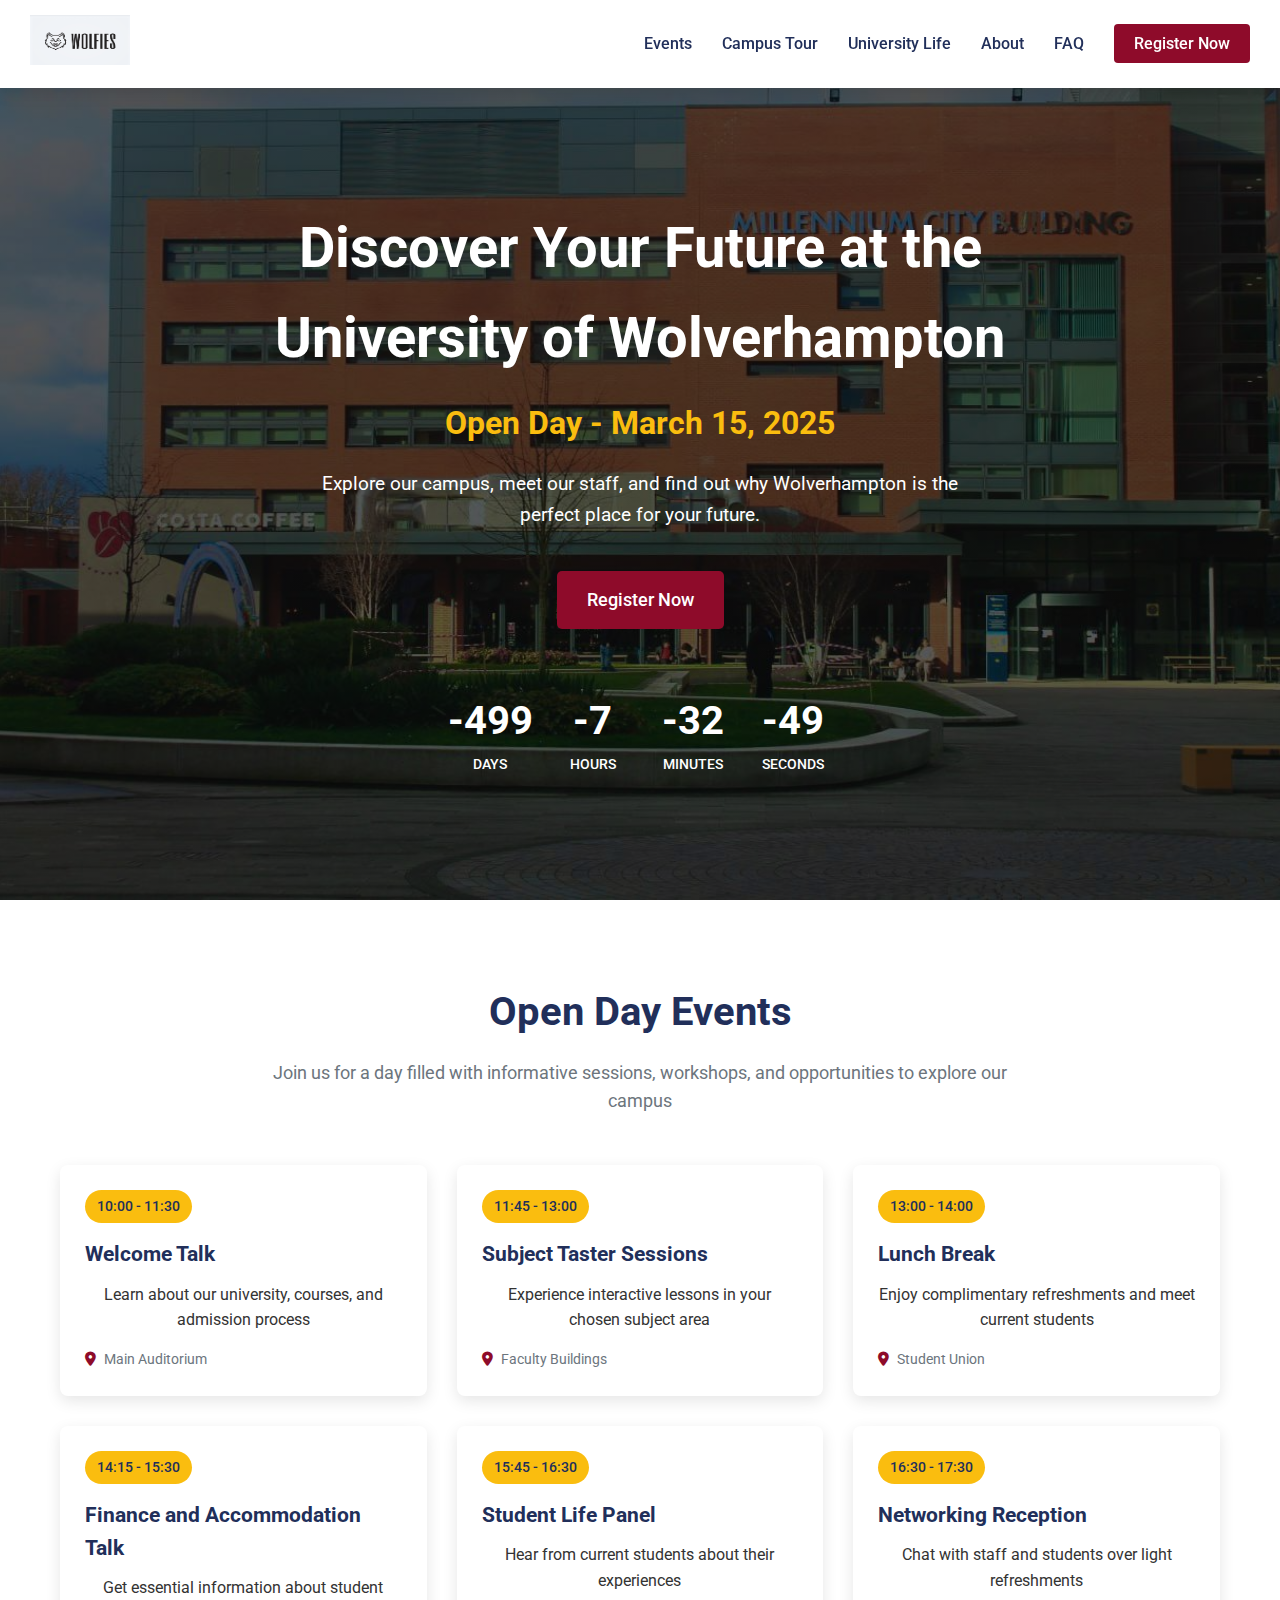
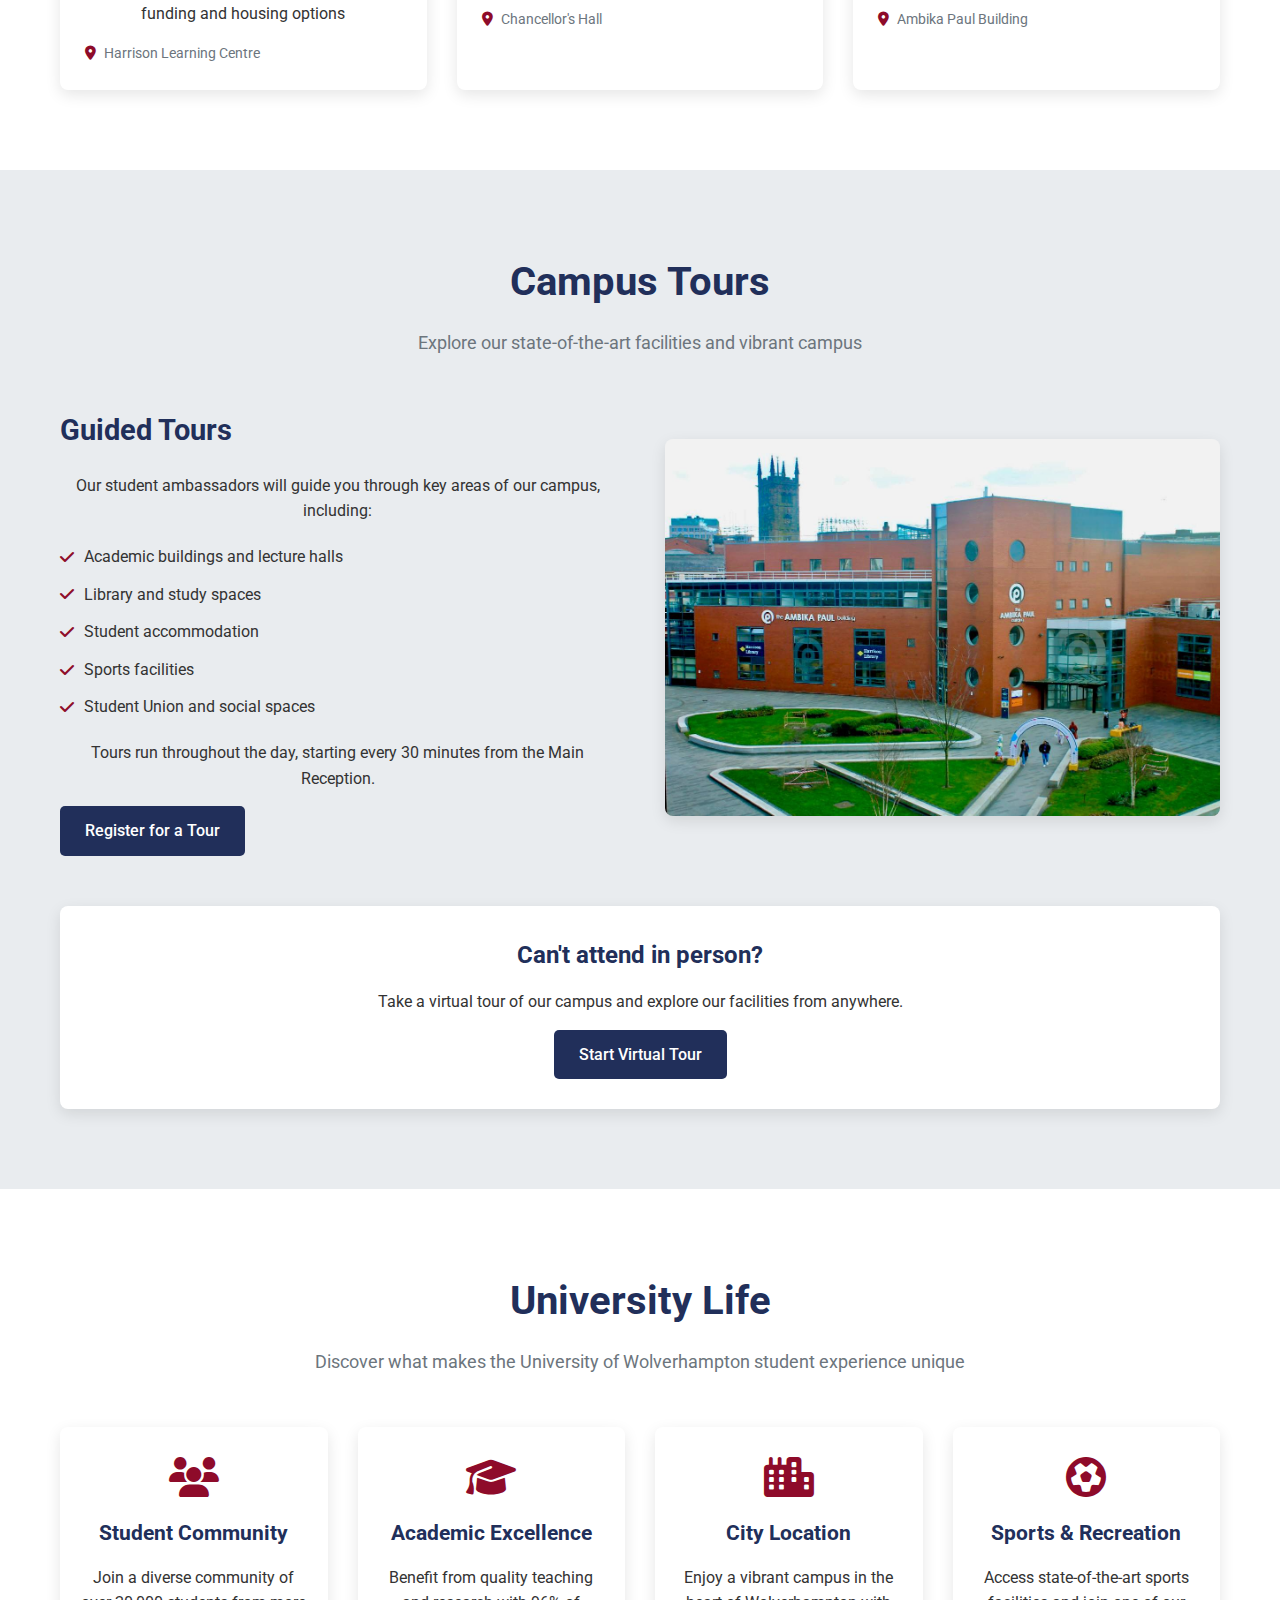
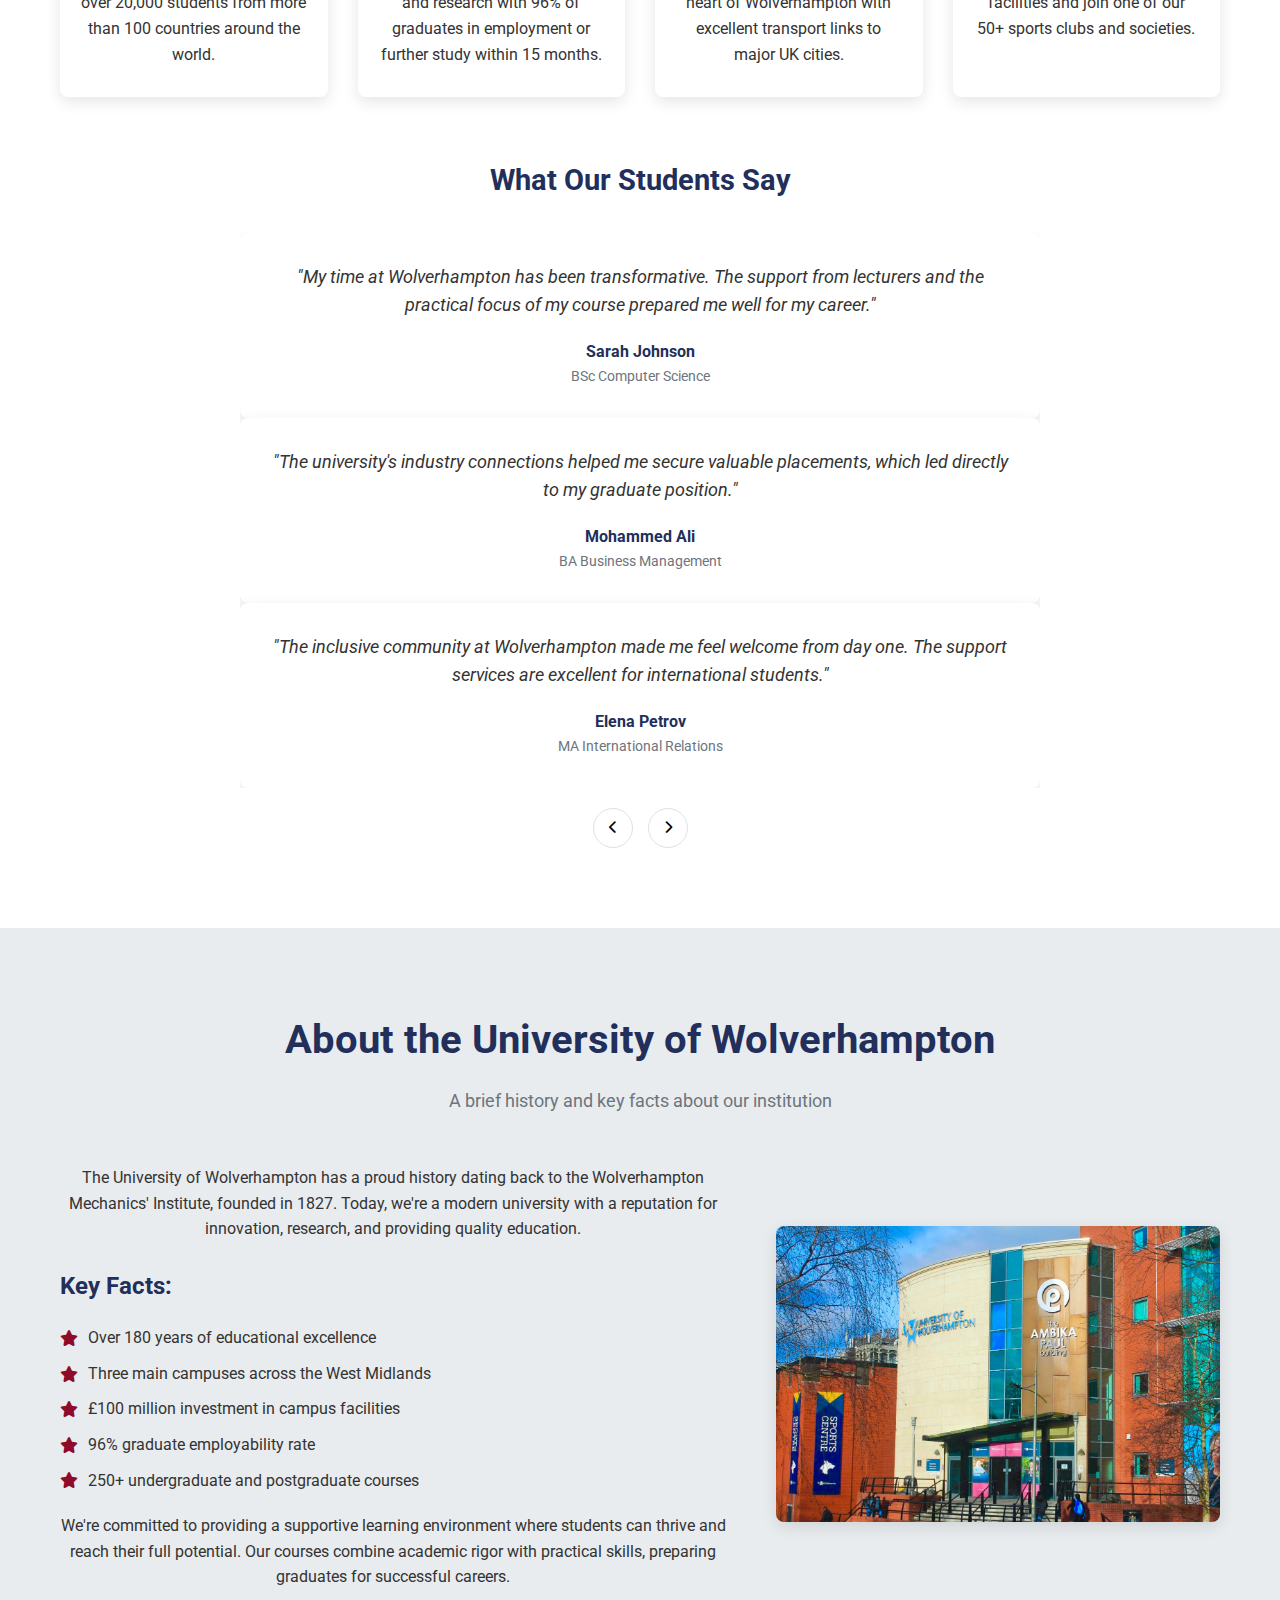
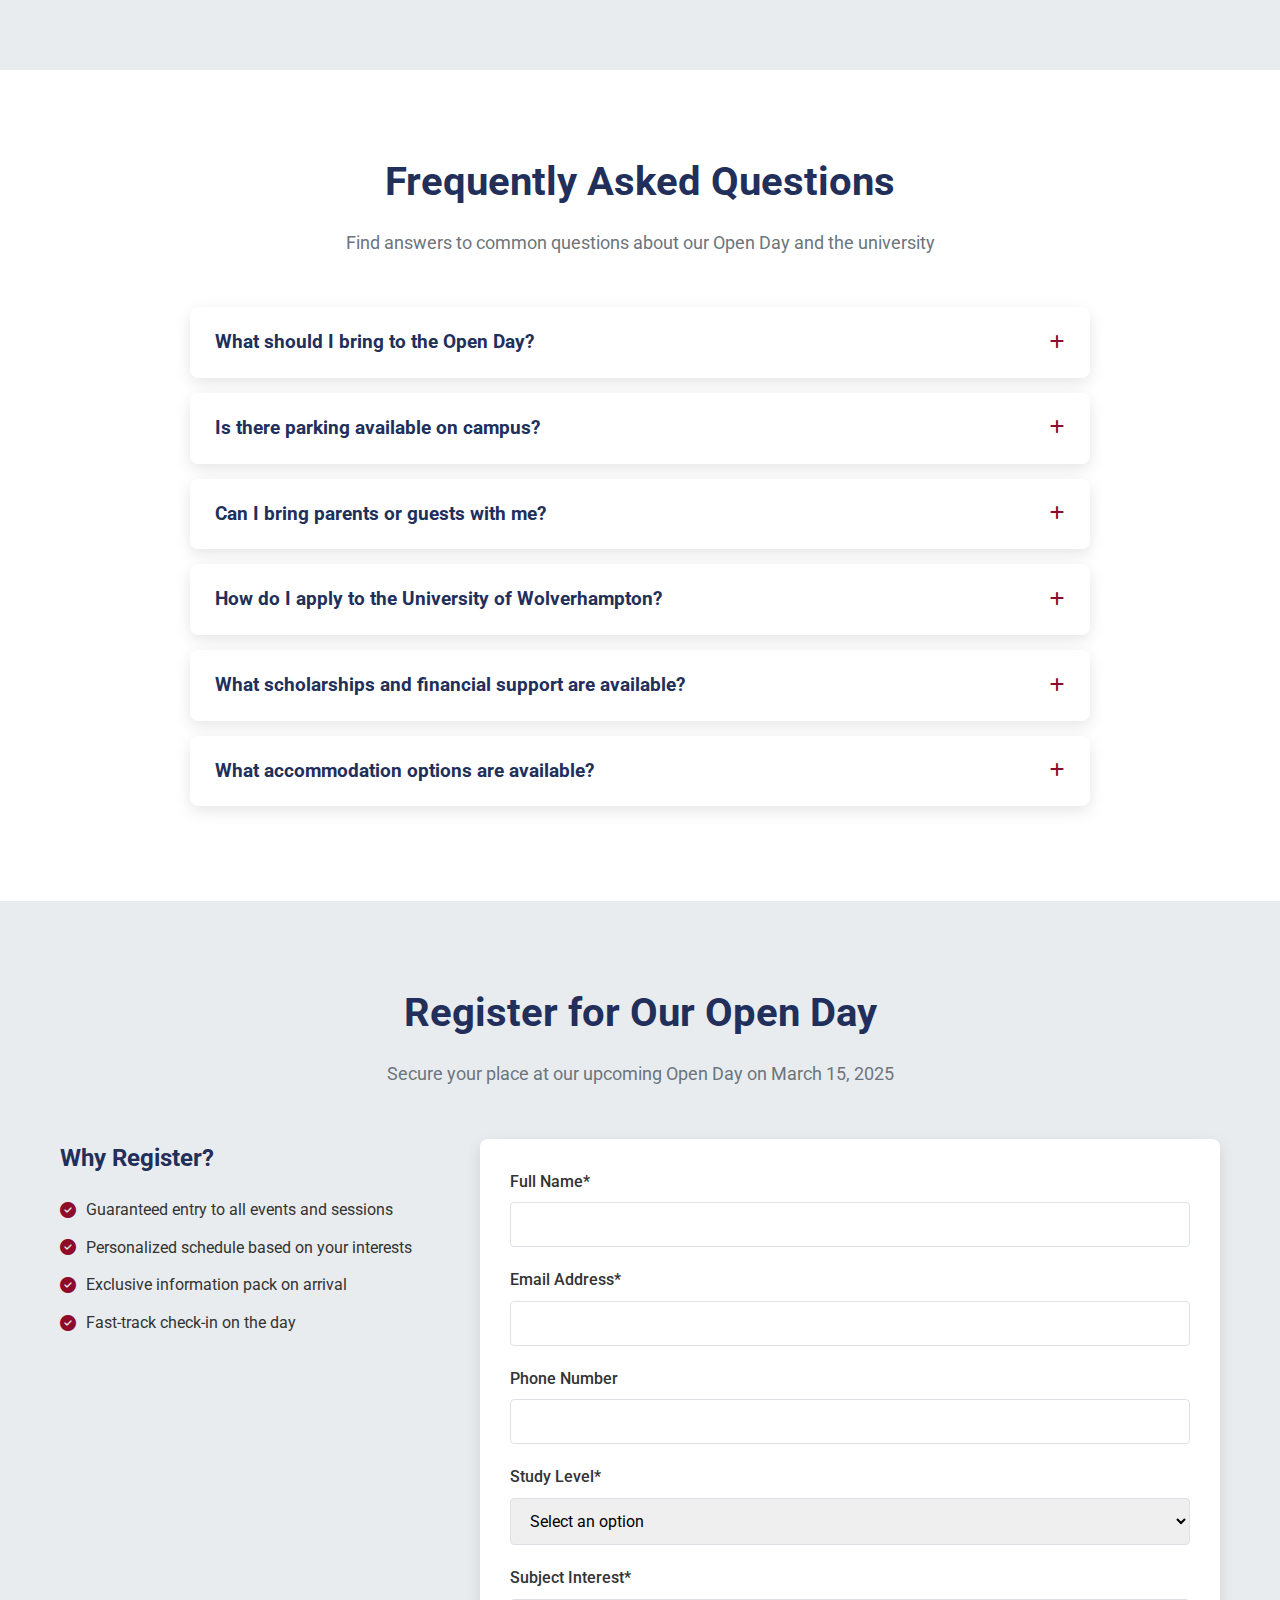
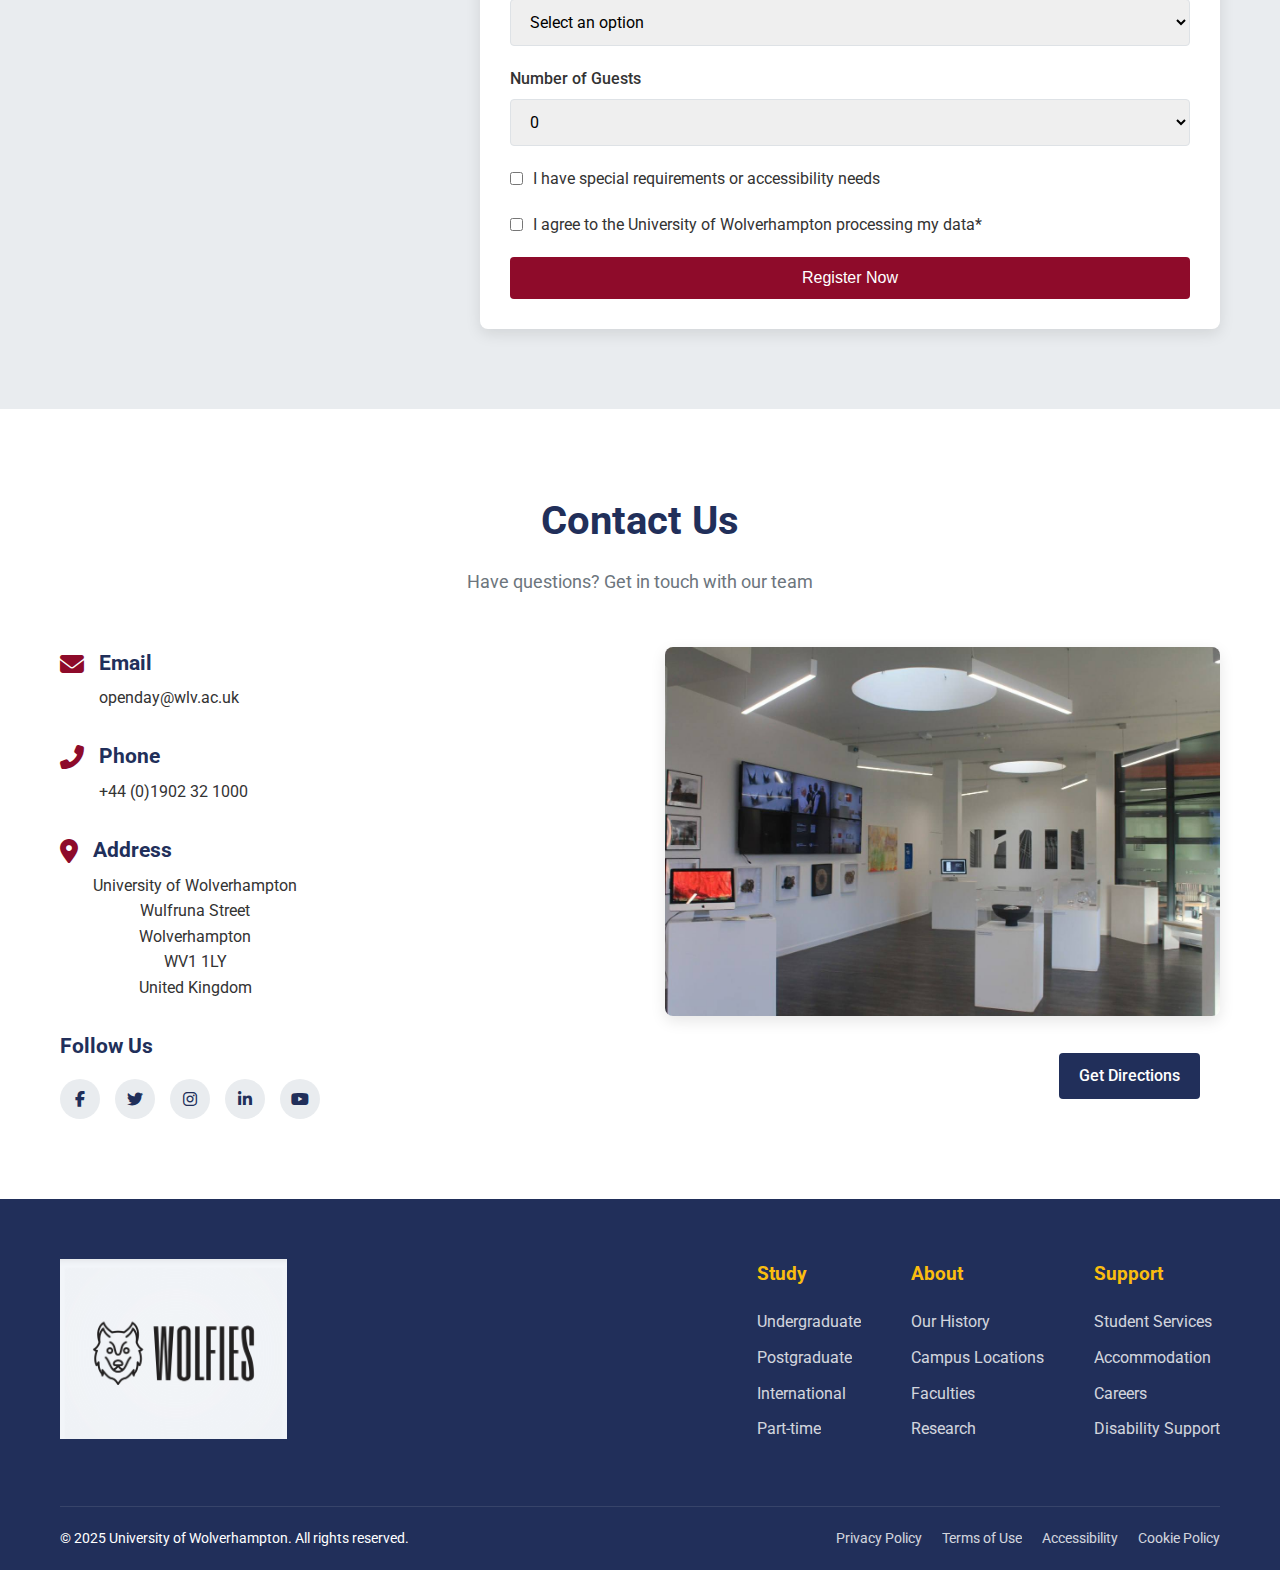
<file: index.html>
<!DOCTYPE html>
<html lang="en">


<head>
    <meta charset="UTF-8">
    <meta name="viewport" content="width=device-width, initial-scale=1.0">
    <title>University of Wolverhampton Open Day</title>
    <!-- External stylesheets and dependencies -->
    <link rel="stylesheet" href="style.css">
    <link rel="stylesheet" href="https://cdnjs.cloudflare.com/ajax/libs/font-awesome/6.4.0/css/all.min.css">
    <link href="https://fonts.googleapis.com/css2?family=Roboto:wght@300;400;500;700&display=swap" rel="stylesheet">
</head>


<body>
    <!-- Navigation Header -->
    <header>
        <nav>
            <div class="logo">
                <img src="Logo.png" alt="University of Wolverhampton Logo">
            </div>
            <!-- Main navigation menu with anchor links to page sections -->
            <ul class="nav-links">
                <li><a href="events.html">Events</a></li>
                <li><a href="tour.html">Campus Tour</a></li>
                <li><a href="life.html">University Life</a></li>
                <li><a href="about.html">About</a></li>
                <li><a href="faq.html">FAQ</a></li>
                <li><a href="register.html" class="register-btn">Register Now</a></li>
            </ul>
            <!-- Mobile hamburger menu -->
            <div class="burger">
                <div class="line1"></div>
                <div class="line2"></div>
                <div class="line3"></div>
            </div>
        </nav>
    </header>

    <!-- Hero Section - Main banner with call-to-action -->
    <section id="hero">
        <div class="hero-content">
            <h1>Discover Your Future at the University of Wolverhampton</h1>
            <h2>Open Day - March 15, 2025</h2>
            <p>Explore our campus, meet our staff, and find out why Wolverhampton is the perfect place for your future.</p>
            <a href="#register" class="cta-button">Register Now</a>
            <!-- Countdown timer to the event date -->
            <div class="countdown">
                <div class="countdown-item">
                    <span id="days">00</span>
                    <span>Days</span>
                </div>
                <div class="countdown-item">
                    <span id="hours">00</span>
                    <span>Hours</span>
                </div>
                <div class="countdown-item">
                    <span id="minutes">00</span>
                    <span>Minutes</span>
                </div>
                <div class="countdown-item">
                    <span id="seconds">00</span>
                    <span>Seconds</span>
                </div>
            </div>
        </div>
    </section>

    <!-- Events Section - Schedule of the day's activities -->
    <section id="events" class="section">
        <div class="container">
            <h2 class="section-title">Open Day Events</h2>
            <p class="section-subtitle">Join us for a day filled with informative sessions, workshops, and opportunities to explore our campus</p>
            
            <!-- Event cards displayed in grid layout -->
            <div class="events-grid">
                <div class="event-card">
                    <div class="event-time">10:00 - 11:30</div>
                    <h3>Welcome Talk</h3>
                    <p>Learn about our university, courses, and admission process</p>
                    <div class="event-location">
                        <i class="fas fa-map-marker-alt"></i> Main Auditorium
                    </div>
                </div>
                
                <!-- Additional event cards follow the same structure -->
                <div class="event-card">
                    <div class="event-time">11:45 - 13:00</div>
                    <h3>Subject Taster Sessions</h3>
                    <p>Experience interactive lessons in your chosen subject area</p>
                    <div class="event-location">
                        <i class="fas fa-map-marker-alt"></i> Faculty Buildings
                    </div>
                </div>
                
                <div class="event-card">
                    <div class="event-time">13:00 - 14:00</div>
                    <h3>Lunch Break</h3>
                    <p>Enjoy complimentary refreshments and meet current students</p>
                    <div class="event-location">
                        <i class="fas fa-map-marker-alt"></i> Student Union
                    </div>
                </div>
                
                <div class="event-card">
                    <div class="event-time">14:15 - 15:30</div>
                    <h3>Finance and Accommodation Talk</h3>
                    <p>Get essential information about student funding and housing options</p>
                    <div class="event-location">
                        <i class="fas fa-map-marker-alt"></i> Harrison Learning Centre
                    </div>
                </div>
                
                <div class="event-card">
                    <div class="event-time">15:45 - 16:30</div>
                    <h3>Student Life Panel</h3>
                    <p>Hear from current students about their experiences</p>
                    <div class="event-location">
                        <i class="fas fa-map-marker-alt"></i> Chancellor's Hall
                    </div>
                </div>
                
                <div class="event-card">
                    <div class="event-time">16:30 - 17:30</div>
                    <h3>Networking Reception</h3>
                    <p>Chat with staff and students over light refreshments</p>
                    <div class="event-location">
                        <i class="fas fa-map-marker-alt"></i> Ambika Paul Building
                    </div>
                </div>
            </div>
        </div>
    </section>

    <!-- Campus Tour Section - Information about guided tours -->
    <section id="tour" class="section background-alt">
        <div class="container">
            <h2 class="section-title">Campus Tours</h2>
            <p class="section-subtitle">Explore our state-of-the-art facilities and vibrant campus</p>
            
            <!-- Two-column layout: tour information and image -->
            <div class="tour-grid">
                <div class="tour-info">
                    <h3>Guided Tours</h3>
                    <p>Our student ambassadors will guide you through key areas of our campus, including:</p>
                    <ul>
                        <li><i class="fas fa-check"></i> Academic buildings and lecture halls</li>
                        <li><i class="fas fa-check"></i> Library and study spaces</li>
                        <li><i class="fas fa-check"></i> Student accommodation</li>
                        <li><i class="fas fa-check"></i> Sports facilities</li>
                        <li><i class="fas fa-check"></i> Student Union and social spaces</li>
                    </ul>
                    <p>Tours run throughout the day, starting every 30 minutes from the Main Reception.</p>
                    <a href="#register" class="cta-button-alt">Register for a Tour</a>
                </div>
                <div class="tour-image">
                    <img src="ambika.jpg" alt="University of Wolverhampton Campus">
                </div>
            </div>
            
            <!-- Virtual tour option for those who can't attend -->
            <div class="virtual-tour">
                <h3>Can't attend in person?</h3>
                <p>Take a virtual tour of our campus and explore our facilities from anywhere.</p>
                <a href="#" class="cta-button-alt">Start Virtual Tour</a>
            </div>
        </div>
    </section>

    <!-- University Life Section - Key features of student experience -->
    <section id="life" class="section">
        <div class="container">
            <h2 class="section-title">University Life</h2>
            <p class="section-subtitle">Discover what makes the University of Wolverhampton student experience unique</p>
            
            <!-- Key highlights displayed as cards with icons -->
            <div class="life-highlights">
                <div class="highlight-card">
                    <i class="fas fa-users highlight-icon"></i>
                    <h3>Student Community</h3>
                    <p>Join a diverse community of over 20,000 students from more than 100 countries around the world.</p>
                </div>
                
                <div class="highlight-card">
                    <i class="fas fa-graduation-cap highlight-icon"></i>
                    <h3>Academic Excellence</h3>
                    <p>Benefit from quality teaching and research with 96% of graduates in employment or further study within 15 months.</p>
                </div>
                
                <div class="highlight-card">
                    <i class="fas fa-city highlight-icon"></i>
                    <h3>City Location</h3>
                    <p>Enjoy a vibrant campus in the heart of Wolverhampton with excellent transport links to major UK cities.</p>
                </div>
                
                <div class="highlight-card">
                    <i class="fas fa-futbol highlight-icon"></i>
                    <h3>Sports & Recreation</h3>
                    <p>Access state-of-the-art sports facilities and join one of our 50+ sports clubs and societies.</p>
                </div>
            </div>
            
            <!-- Testimonial slider with navigation controls -->
            <div class="testimonials">
                <h3>What Our Students Say</h3>
                <div class="testimonial-slider">
                    <div class="testimonial">
                        <p>"My time at Wolverhampton has been transformative. The support from lecturers and the practical focus of my course prepared me well for my career."</p>
                        <div class="testimonial-author">
                            <span class="name">Sarah Johnson</span>
                            <span class="course">BSc Computer Science</span>
                        </div>
                    </div>
                    
                    <div class="testimonial">
                        <p>"The university's industry connections helped me secure valuable placements, which led directly to my graduate position."</p>
                        <div class="testimonial-author">
                            <span class="name">Mohammed Ali</span>
                            <span class="course">BA Business Management</span>
                        </div>
                    </div>
                    
                    <div class="testimonial">
                        <p>"The inclusive community at Wolverhampton made me feel welcome from day one. The support services are excellent for international students."</p>
                        <div class="testimonial-author">
                            <span class="name">Elena Petrov</span>
                            <span class="course">MA International Relations</span>
                        </div>
                    </div>
                </div>
                <!-- Navigation buttons for testimonial slider -->
                <div class="testimonial-controls">
                    <button id="prev-testimonial" aria-label="Previous testimonial"><i class="fas fa-chevron-left"></i></button>
                    <button id="next-testimonial" aria-label="Next testimonial"><i class="fas fa-chevron-right"></i></button>
                </div>
            </div>
        </div>
    </section>

    <!-- About Section - University history and key facts -->
    <section id="about" class="section background-alt">
        <div class="container">
            <h2 class="section-title">About the University of Wolverhampton</h2>
            <p class="section-subtitle">A brief history and key facts about our institution</p>
            
            <!-- Two-column layout: text and image -->
            <div class="about-content">
                <div class="about-text">
                    <p>The University of Wolverhampton has a proud history dating back to the Wolverhampton Mechanics' Institute, founded in 1827. Today, we're a modern university with a reputation for innovation, research, and providing quality education.</p>
                    
                    <h3>Key Facts:</h3>
                    <ul class="about-facts">
                        <li><i class="fas fa-star"></i> Over 180 years of educational excellence</li>
                        <li><i class="fas fa-star"></i> Three main campuses across the West Midlands</li>
                        <li><i class="fas fa-star"></i> £100 million investment in campus facilities</li>
                        <li><i class="fas fa-star"></i> 96% graduate employability rate</li>
                        <li><i class="fas fa-star"></i> 250+ undergraduate and postgraduate courses</li>
                    </ul>
                    
                    <p>We're committed to providing a supportive learning environment where students can thrive and reach their full potential. Our courses combine academic rigor with practical skills, preparing graduates for successful careers.</p>
                </div>
                <div class="about-image">
                    <img src="front.jpg" alt="University of Wolverhampton History">
                </div>
            </div>
        </div>
    </section>

    <!-- FAQ Section - Collapsible accordion for common questions -->
    <section id="faq" class="section">
        <div class="container">
            <h2 class="section-title">Frequently Asked Questions</h2>
            <p class="section-subtitle">Find answers to common questions about our Open Day and the university</p>
            
            <!-- Accordion component for FAQs -->
            <div class="accordion">
                <div class="accordion-item">
                    <div class="accordion-header">
                        <h3>What should I bring to the Open Day?</h3>
                        <span class="accordion-icon"><i class="fas fa-plus"></i></span>
                    </div>
                    <div class="accordion-content">
                        <p>We recommend bringing a notepad and pen to jot down information, comfortable shoes for walking around campus, and a water bottle. You might also want to prepare some questions about courses or university life.</p>
                    </div>
                </div>
                
                <!-- Additional FAQ items follow the same structure -->
                <div class="accordion-item">
                    <div class="accordion-header">
                        <h3>Is there parking available on campus?</h3>
                        <span class="accordion-icon"><i class="fas fa-plus"></i></span>
                    </div>
                    <div class="accordion-content">
                        <p>Yes, free parking is available for Open Day visitors in designated car parks. You'll receive parking information and a campus map after registering for the event.</p>
                    </div>
                </div>
                
                <div class="accordion-item">
                    <div class="accordion-header">
                        <h3>Can I bring parents or guests with me?</h3>
                        <span class="accordion-icon"><i class="fas fa-plus"></i></span>
                    </div>
                    <div class="accordion-content">
                        <p>Absolutely! Parents, guardians, and friends are welcome to attend. Please include them in your registration so we can plan accordingly.</p>
                    </div>
                </div>
                
                <div class="accordion-item">
                    <div class="accordion-header">
                        <h3>How do I apply to the University of Wolverhampton?</h3>
                        <span class="accordion-icon"><i class="fas fa-plus"></i></span>
                    </div>
                    <div class="accordion-content">
                        <p>For undergraduate courses, you typically apply through UCAS. Postgraduate applications can be made directly through our website. Our admissions team will be available during the Open Day to provide detailed guidance on the application process.</p>
                    </div>
                </div>
                
                <div class="accordion-item">
                    <div class="accordion-header">
                        <h3>What scholarships and financial support are available?</h3>
                        <span class="accordion-icon"><i class="fas fa-plus"></i></span>
                    </div>
                    <div class="accordion-content">
                        <p>We offer various scholarships, bursaries, and financial support packages. These include merit-based scholarships, sports scholarships, and hardship funds. Our Student Finance advisors will be available during the Open Day to discuss options specific to your circumstances.</p>
                    </div>
                </div>
                
                <div class="accordion-item">
                    <div class="accordion-header">
                        <h3>What accommodation options are available?</h3>
                        <span class="accordion-icon"><i class="fas fa-plus"></i></span>
                    </div>
                    <div class="accordion-content">
                        <p>We offer a range of university-managed and partnership accommodation options, from traditional halls of residence to modern apartment-style living. You'll have the opportunity to tour some accommodation facilities during the Open Day.</p>
                    </div>
                </div>
            </div>
        </div>
    </section>

    <!-- Registration Section - Form to sign up for the open day -->
    <section id="register" class="section background-alt">
        <div class="container">
            <h2 class="section-title">Register for Our Open Day</h2>
            <p class="section-subtitle">Secure your place at our upcoming Open Day on March 15, 2025</p>
            
            <!-- Two-column layout: benefits and registration form -->
            <div class="register-content">
                <div class="register-text">
                    <h3>Why Register?</h3>
                    <ul>
                        <li><i class="fas fa-check-circle"></i> Guaranteed entry to all events and sessions</li>
                        <li><i class="fas fa-check-circle"></i> Personalized schedule based on your interests</li>
                        <li><i class="fas fa-check-circle"></i> Exclusive information pack on arrival</li>
                        <li><i class="fas fa-check-circle"></i> Fast-track check-in on the day</li>
                    </ul>
                </div>
                
                <!-- Registration form with various input fields -->
                <div class="register-form">
                    <form id="openDayForm">
                        <div class="form-group">
                            <label for="fullName">Full Name*</label>
                            <input type="text" id="fullName" name="fullName" required>
                        </div>
                        
                        <div class="form-group">
                            <label for="email">Email Address*</label>
                            <input type="email" id="email" name="email" required>
                        </div>
                        
                        <div class="form-group">
                            <label for="phone">Phone Number</label>
                            <input type="tel" id="phone" name="phone">
                        </div>
                        
                        <div class="form-group">
                            <label for="studyLevel">Study Level*</label>
                            <select id="studyLevel" name="studyLevel" required>
                                <option value="">Select an option</option>
                                <option value="undergraduate">Undergraduate</option>
                                <option value="postgraduate">Postgraduate</option>
                                <option value="research">Research</option>
                                <option value="other">Other</option>
                            </select>
                        </div>
                        
                        <div class="form-group">
                            <label for="subjectInterest">Subject Interest*</label>
                            <select id="subjectInterest" name="subjectInterest" required>
                                <option value="">Select an option</option>
                                <option value="business">Business & Management</option>
                                <option value="computing">Computing & IT</option>
                                <option value="arts">Arts & Humanities</option>
                                <option value="engineering">Engineering</option>
                                <option value="health">Health & Social Care</option>
                                <option value="law">Law</option>
                                <option value="science">Science</option>
                                <option value="social">Social Sciences</option>
                                <option value="sport">Sport</option>
                                <option value="other">Other</option>
                            </select>
                        </div>
                        
                        <div class="form-group">
                            <label for="guests">Number of Guests</label>
                            <select id="guests" name="guests">
                                <option value="0">0</option>
                                <option value="1">1</option>
                                <option value="2">2</option>
                                <option value="3">3</option>
                                <option value="4">4+</option>
                            </select>
                        </div>
                        
                        <!-- Conditional form field - will be shown/hidden with JavaScript -->
                        <div class="form-group checkbox-group">
                            <input type="checkbox" id="specialRequirements" name="specialRequirements">
                            <label for="specialRequirements">I have special requirements or accessibility needs</label>
                        </div>
                        
                        <div class="form-group special-requirements-details hidden">
                            <label for="specialRequirementsDetails">Please provide details</label>
                            <textarea id="specialRequirementsDetails" name="specialRequirementsDetails"></textarea>
                        </div>
                        
                        <div class="form-group checkbox-group">
                            <input type="checkbox" id="termsAgree" name="termsAgree" required>
                            <label for="termsAgree">I agree to the University of Wolverhampton processing my data*</label>
                        </div>
                        
                        <div class="form-submit">
                            <button type="submit" class="submit-button">Register Now</button>
                        </div>
                    </form>
                </div>
            </div>
        </div>
    </section>

    <!-- Contact Section - Contact information and map -->
    <section id="contact" class="section">
        <div class="container">
            <h2 class="section-title">Contact Us</h2>
            <p class="section-subtitle">Have questions? Get in touch with our team</p>
            
            <!-- Two-column layout: contact information and map -->
            <div class="contact-grid">
                <div class="contact-info">
                    <div class="contact-method">
                        <i class="fas fa-envelope contact-icon"></i>
                        <div class="contact-details">
                            <h3>Email</h3>
                            <p>openday@wlv.ac.uk</p>
                        </div>
                    </div>
                    
                    <div class="contact-method">
                        <i class="fas fa-phone-alt contact-icon"></i>
                        <div class="contact-details">
                            <h3>Phone</h3>
                            <p>+44 (0)1902 32 1000</p>
                        </div>
                    </div>
                    
                    <div class="contact-method">
                        <i class="fas fa-map-marker-alt contact-icon"></i>
                        <div class="contact-details">
                            <h3>Address</h3>
                            <p>University of Wolverhampton<br>Wulfruna Street<br>Wolverhampton<br>WV1 1LY<br>United Kingdom</p>
                        </div>
                    </div>
                    
                    <!-- Social media links -->
                    <div class="social-media">
                        <h3>Follow Us</h3>
                        <div class="social-icons">
                            <a href="#" aria-label="Facebook"><i class="fab fa-facebook-f"></i></a>
                            <a href="#" aria-label="Twitter"><i class="fab fa-twitter"></i></a>
                            <a href="#" aria-label="Instagram"><i class="fab fa-instagram"></i></a>
                            <a href="#" aria-label="LinkedIn"><i class="fab fa-linkedin-in"></i></a>
                            <a href="#" aria-label="YouTube"><i class="fab fa-youtube"></i></a>
                        </div>
                    </div>
                </div>
                
                <div class="contact-map">
                    <img src="lab.jpg" alt="University of Wolverhampton Map">
                    <a href="#" class="directions-button">Get Directions</a>
                </div>
            </div>
        </div>
    </section>

    <!-- Footer - Site navigation and legal information -->
    <footer>
        <div class="container">
            <div class="footer-top">
                <div class="footer-logo">
                    <img src="Logo.png" alt="University of Wolverhampton Logo">
                </div>
                <!-- Footer navigation organized in columns -->
                <div class="footer-nav">
                    <div class="footer-nav-col">
                        <h4>Study</h4>
                        <ul>
                            <li><a href="#">Undergraduate</a></li>
                            <li><a href="#">Postgraduate</a></li>
                            <li><a href="#">International</a></li>
                            <li><a href="#">Part-time</a></li>
                        </ul>
                    </div>
                    <div class="footer-nav-col">
                        <h4>About</h4>
                        <ul>
                            <li><a href="#">Our History</a></li>
                            <li><a href="#">Campus Locations</a></li>
                            <li><a href="#">Faculties</a></li>
                            <li><a href="#">Research</a></li>
                        </ul>
                    </div>
                    <div class="footer-nav-col">
                        <h4>Support</h4>
                        <ul>
                            <li><a href="#">Student Services</a></li>
                            <li><a href="#">Accommodation</a></li>
                            <li><a href="#">Careers</a></li>
                            <li><a href="#">Disability Support</a></li>
                        </ul>
                    </div>
                </div>
            </div>
            <!-- Copyright and legal links -->
            <div class="footer-bottom">
                <p>&copy; 2025 University of Wolverhampton. All rights reserved.</p>
                <div class="footer-links">
                    <a href="#">Privacy Policy</a>
                    <a href="#">Terms of Use</a>
                    <a href="#">Accessibility</a>
                    <a href="#">Cookie Policy</a>
                </div>
            </div>
        </div>
    </footer>

    <!-- Modal dialog for registration confirmation - hidden by default -->
    <div id="successModal" class="modal">
        <div class="modal-content">
            <span class="close-modal">&times;</span>
            <div class="success-icon">
                <i class="fas fa-check-circle"></i>
            </div>
            <h2>Registration Successful!</h2>
            <p>Thank you for registering for our Open Day. We've sent a confirmation email with all the details to your inbox.</p>
            <div class="modal-actions">
                <button id="closeModal" class="modal-button">Close</button>
            </div>
        </div>
    </div>

    <!-- JavaScript file for interactive functionality -->
    <script src="script.js"></script>
</body>
</html>
</file>
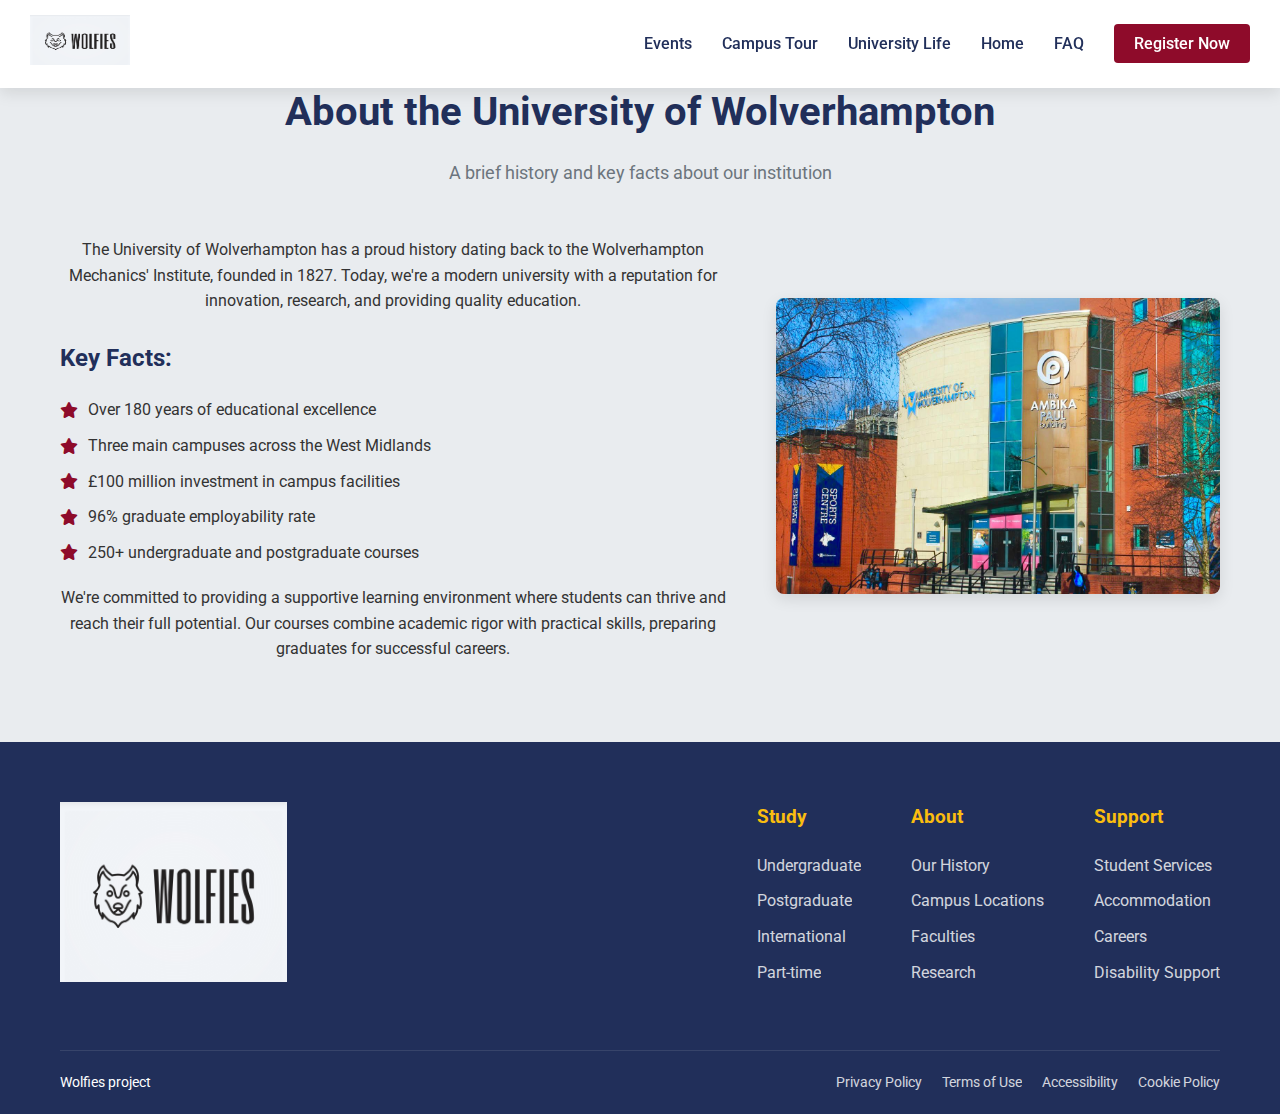
<file: about.html>
<!DOCTYPE html>
<html lang="en">


<head>
    <meta charset="UTF-8">
    <meta name="viewport" content="width=device-width, initial-scale=1.0">
    <title>University of Wolverhampton Open Day</title>
    <!-- External stylesheets and dependencies -->
    <link rel="stylesheet" href="style.css">
    <link rel="stylesheet" href="https://cdnjs.cloudflare.com/ajax/libs/font-awesome/6.4.0/css/all.min.css">
    <link href="https://fonts.googleapis.com/css2?family=Roboto:wght@300;400;500;700&display=swap" rel="stylesheet">
</head>


<body>

   <header>
        <nav>
            <div class="logo">
                <img src="Logo.png" alt="University of Wolverhampton Logo">
            </div>
            <!-- Main navigation menu with anchor links to page sections -->
            <ul class="nav-links">
                <li><a href="events.html">Events</a></li>
                <li><a href="tour.html">Campus Tour</a></li>
                <li><a href="life.html">University Life</a></li>
                <li><a href="index.html">Home</a></li>
                <li><a href="faq.html">FAQ</a></li>
                <li><a href="register.html" class="register-btn">Register Now</a></li>
            </ul>
            <!-- Mobile hamburger menu -->
            <div class="burger">
                <div class="line1"></div>
                <div class="line2"></div>
                <div class="line3"></div>
            </div>
        </nav>
    </header>


   <section id="about" class="section background-alt">
        <div class="container">
            <h2 class="section-title">About the University of Wolverhampton</h2>
            <p class="section-subtitle">A brief history and key facts about our institution</p>
            
            <!-- Two-column layout: text and image -->
            <div class="about-content">
                <div class="about-text">
                    <p>The University of Wolverhampton has a proud history dating back to the Wolverhampton Mechanics' Institute, founded in 1827. Today, we're a modern university with a reputation for innovation, research, and providing quality education.</p>
                    
                    <h3>Key Facts:</h3>
                    <ul class="about-facts">
                        <li><i class="fas fa-star"></i> Over 180 years of educational excellence</li>
                        <li><i class="fas fa-star"></i> Three main campuses across the West Midlands</li>
                        <li><i class="fas fa-star"></i> £100 million investment in campus facilities</li>
                        <li><i class="fas fa-star"></i> 96% graduate employability rate</li>
                        <li><i class="fas fa-star"></i> 250+ undergraduate and postgraduate courses</li>
                    </ul>
                    
                    <p>We're committed to providing a supportive learning environment where students can thrive and reach their full potential. Our courses combine academic rigor with practical skills, preparing graduates for successful careers.</p>
                </div>
                <div class="about-image">
                    <img src="front.jpg" alt="University of Wolverhampton History">
                </div>
            </div>
        </div>
    </section>


  <footer>
        <div class="container">
            <div class="footer-top">
                <div class="footer-logo">
                    <img src="Logo.png" alt="University of Wolverhampton Logo">
                </div>
                <!-- Footer navigation organized in columns -->
                <div class="footer-nav">
                    <div class="footer-nav-col">
                        <h4>Study</h4>
                        <ul>
                            <li><a href="#">Undergraduate</a></li>
                            <li><a href="#">Postgraduate</a></li>
                            <li><a href="#">International</a></li>
                            <li><a href="#">Part-time</a></li>
                        </ul>
                    </div>
                    <div class="footer-nav-col">
                        <h4>About</h4>
                        <ul>
                            <li><a href="#">Our History</a></li>
                            <li><a href="#">Campus Locations</a></li>
                            <li><a href="#">Faculties</a></li>
                            <li><a href="#">Research</a></li>
                        </ul>
                    </div>
                    <div class="footer-nav-col">
                        <h4>Support</h4>
                        <ul>
                            <li><a href="#">Student Services</a></li>
                            <li><a href="#">Accommodation</a></li>
                            <li><a href="#">Careers</a></li>
                            <li><a href="#">Disability Support</a></li>
                        </ul>
                    </div>
                </div>
            </div>
            <!-- Copyright and legal links -->
            <div class="footer-bottom">
                <p>Wolfies project</p>
                <div class="footer-links">
                    <a href="#">Privacy Policy</a>
                    <a href="#">Terms of Use</a>
                    <a href="#">Accessibility</a>
                    <a href="#">Cookie Policy</a>
                </div>
            </div>
        </div>
    </footer>
    <script src="script.js"></script>

</body>
</html>
</file>
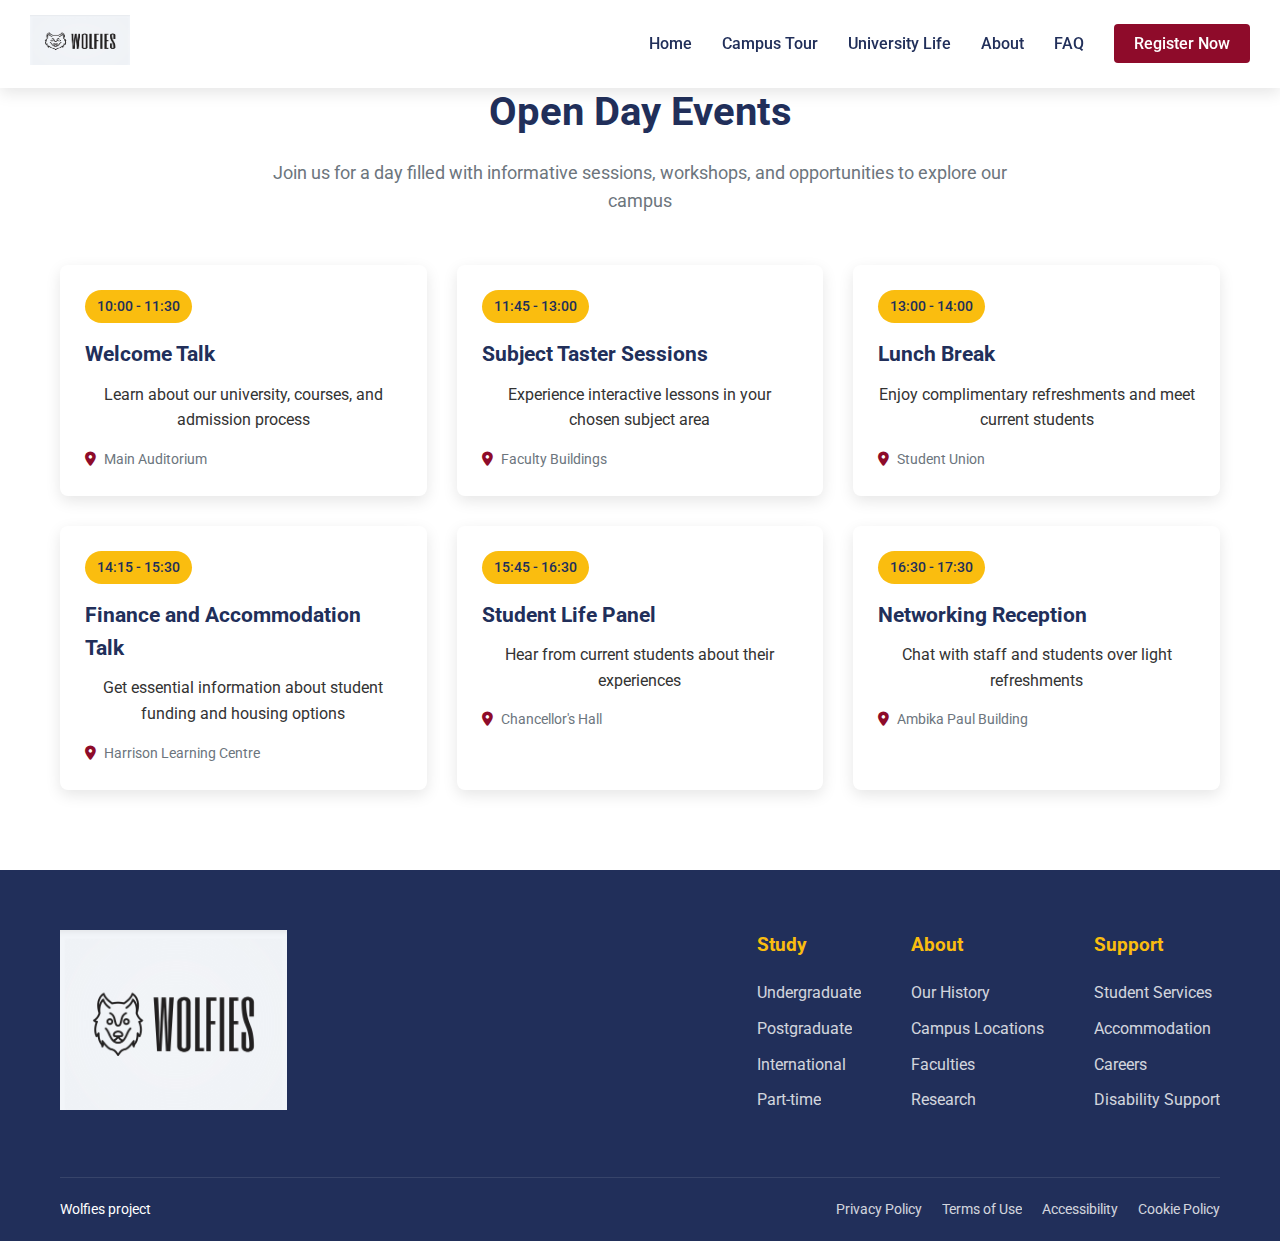
<file: events.html>
<!DOCTYPE html>
<html lang="en">


<head>
    <meta charset="UTF-8">
    <meta name="viewport" content="width=device-width, initial-scale=1.0">
    <title>University of Wolverhampton Open Day</title>
    <!-- External stylesheets and dependencies -->
    <link rel="stylesheet" href="style.css">
    <link rel="stylesheet" href="https://cdnjs.cloudflare.com/ajax/libs/font-awesome/6.4.0/css/all.min.css">
    <link href="https://fonts.googleapis.com/css2?family=Roboto:wght@300;400;500;700&display=swap" rel="stylesheet">
</head>


<body>

    <!-- Navigation -->
 <header>
        <nav>
            <div class="logo">
                <img src="Logo.png" alt="University of Wolverhampton Logo">
            </div>
            <!-- Main navigation menu with anchor links to page sections -->
            <ul class="nav-links">
                <li><a href="index.html">Home</a></li>
                <li><a href="tour.html">Campus Tour</a></li>
                <li><a href="life.html">University Life</a></li>
                <li><a href="about.html">About</a></li>
                <li><a href="faq.html">FAQ</a></li>
                <li><a href="register.html" class="register-btn">Register Now</a></li>
            </ul>
            <!-- Mobile hamburger menu -->
            <div class="burger">
                <div class="line1"></div>
                <div class="line2"></div>
                <div class="line3"></div>
            </div>
        </nav>
    </header>

    <!-- Events Section -->
    <section id="events" class="section">
        <div class="container">
            <h2 class="section-title">Open Day Events</h2>
            <p class="section-subtitle">Join us for a day filled with informative sessions, workshops, and opportunities to explore our campus</p>

            <div class="events-grid">
                <div class="event-card">
                    <div class="event-time">10:00 - 11:30</div>
                    <h3>Welcome Talk</h3>
                    <p>Learn about our university, courses, and admission process</p>
                    <div class="event-location"><i class="fas fa-map-marker-alt"></i> Main Auditorium</div>
                </div>

                <div class="event-card">
                    <div class="event-time">11:45 - 13:00</div>
                    <h3>Subject Taster Sessions</h3>
                    <p>Experience interactive lessons in your chosen subject area</p>
                    <div class="event-location"><i class="fas fa-map-marker-alt"></i> Faculty Buildings</div>
                </div>

                <div class="event-card">
                    <div class="event-time">13:00 - 14:00</div>
                    <h3>Lunch Break</h3>
                    <p>Enjoy complimentary refreshments and meet current students</p>
                    <div class="event-location"><i class="fas fa-map-marker-alt"></i> Student Union</div>
                </div>

                <div class="event-card">
                    <div class="event-time">14:15 - 15:30</div>
                    <h3>Finance and Accommodation Talk</h3>
                    <p>Get essential information about student funding and housing options</p>
                    <div class="event-location"><i class="fas fa-map-marker-alt"></i> Harrison Learning Centre</div>
                </div>

                <div class="event-card">
                    <div class="event-time">15:45 - 16:30</div>
                    <h3>Student Life Panel</h3>
                    <p>Hear from current students about their experiences</p>
                    <div class="event-location"><i class="fas fa-map-marker-alt"></i> Chancellor's Hall</div>
                </div>

                <div class="event-card">
                    <div class="event-time">16:30 - 17:30</div>
                    <h3>Networking Reception</h3>
                    <p>Chat with staff and students over light refreshments</p>
                    <div class="event-location"><i class="fas fa-map-marker-alt"></i> Ambika Paul Building</div>
                </div>
            </div>
        </div>
    </section>

  <footer>
        <div class="container">
            <div class="footer-top">
                <div class="footer-logo">
                    <img src="Logo.png" alt="University of Wolverhampton Logo">
                </div>
                <!-- Footer navigation organized in columns -->
                <div class="footer-nav">
                    <div class="footer-nav-col">
                        <h4>Study</h4>
                        <ul>
                            <li><a href="#">Undergraduate</a></li>
                            <li><a href="#">Postgraduate</a></li>
                            <li><a href="#">International</a></li>
                            <li><a href="#">Part-time</a></li>
                        </ul>
                    </div>
                    <div class="footer-nav-col">
                        <h4>About</h4>
                        <ul>
                            <li><a href="#">Our History</a></li>
                            <li><a href="#">Campus Locations</a></li>
                            <li><a href="#">Faculties</a></li>
                            <li><a href="#">Research</a></li>
                        </ul>
                    </div>
                    <div class="footer-nav-col">
                        <h4>Support</h4>
                        <ul>
                            <li><a href="#">Student Services</a></li>
                            <li><a href="#">Accommodation</a></li>
                            <li><a href="#">Careers</a></li>
                            <li><a href="#">Disability Support</a></li>
                        </ul>
                    </div>
                </div>
            </div>
            <!-- Copyright and legal links -->
            <div class="footer-bottom">
                <p>Wolfies project</p>
                <div class="footer-links">
                    <a href="#">Privacy Policy</a>
                    <a href="#">Terms of Use</a>
                    <a href="#">Accessibility</a>
                    <a href="#">Cookie Policy</a>
                </div>
            </div>
        </div>
    </footer>
    <script src="script.js"></script>

</body>
</html>
</file>
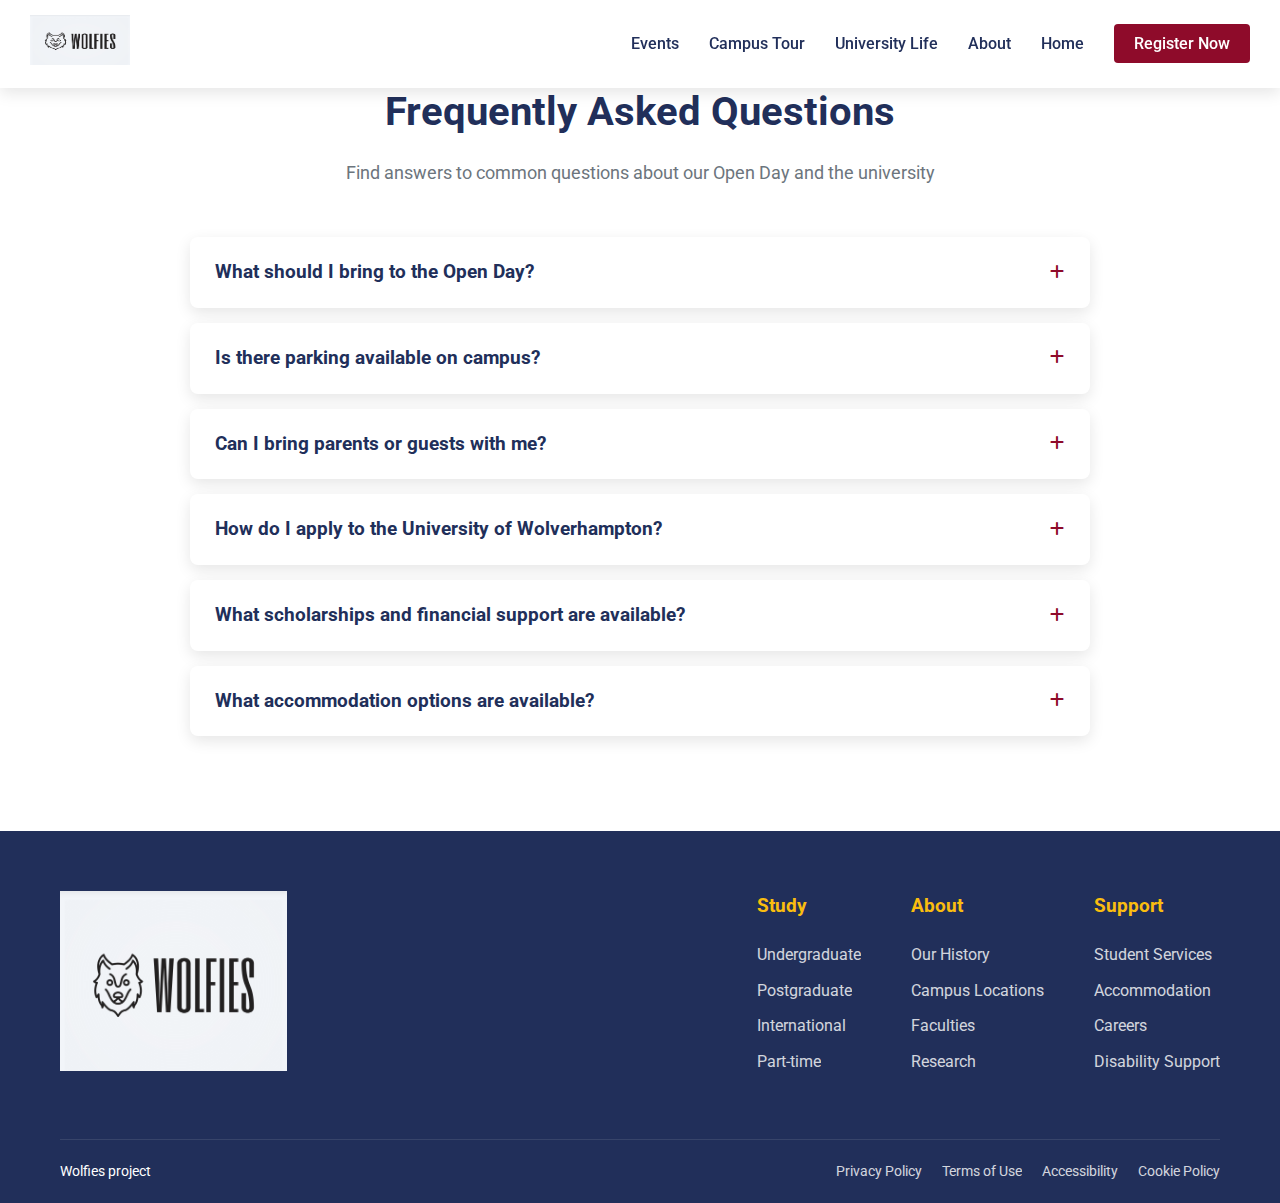
<file: faq.html>
<!DOCTYPE html>
<html lang="en">


<head>
    <meta charset="UTF-8">
    <meta name="viewport" content="width=device-width, initial-scale=1.0">
    <title>University of Wolverhampton Open Day</title>
    <!-- External stylesheets and dependencies -->
    <link rel="stylesheet" href="style.css">
    <link rel="stylesheet" href="https://cdnjs.cloudflare.com/ajax/libs/font-awesome/6.4.0/css/all.min.css">
    <link href="https://fonts.googleapis.com/css2?family=Roboto:wght@300;400;500;700&display=swap" rel="stylesheet">
</head>


<body>

   <header>
        <nav>
            <div class="logo">
                <img src="Logo.png" alt="University of Wolverhampton Logo">
            </div>
            <!-- Main navigation menu with anchor links to page sections -->
            <ul class="nav-links">
                <li><a href="events.html">Events</a></li>
                <li><a href="tour.html">Campus Tour</a></li>
                <li><a href="life.html">University Life</a></li>
                <li><a href="about.html">About</a></li>
                <li><a href="index.html">Home</a></li>
                <li><a href="register.html" class="register-btn">Register Now</a></li>
            </ul>
            <!-- Mobile hamburger menu -->
            <div class="burger">
                <div class="line1"></div>
                <div class="line2"></div>
                <div class="line3"></div>
            </div>
        </nav>
    </header>


 <section id="faq" class="section">
        <div class="container">
            <h2 class="section-title">Frequently Asked Questions</h2>
            <p class="section-subtitle">Find answers to common questions about our Open Day and the university</p>
            
            <!-- Accordion component for FAQs -->
            <div class="accordion">
                <div class="accordion-item">
                    <div class="accordion-header">
                        <h3>What should I bring to the Open Day?</h3>
                        <span class="accordion-icon"><i class="fas fa-plus"></i></span>
                    </div>
                    <div class="accordion-content">
                        <p>We recommend bringing a notepad and pen to jot down information, comfortable shoes for walking around campus, and a water bottle. You might also want to prepare some questions about courses or university life.</p>
                    </div>
                </div>
                
                <!-- Additional FAQ items follow the same structure -->
                <div class="accordion-item">
                    <div class="accordion-header">
                        <h3>Is there parking available on campus?</h3>
                        <span class="accordion-icon"><i class="fas fa-plus"></i></span>
                    </div>
                    <div class="accordion-content">
                        <p>Yes, free parking is available for Open Day visitors in designated car parks. You'll receive parking information and a campus map after registering for the event.</p>
                    </div>
                </div>
                
                <div class="accordion-item">
                    <div class="accordion-header">
                        <h3>Can I bring parents or guests with me?</h3>
                        <span class="accordion-icon"><i class="fas fa-plus"></i></span>
                    </div>
                    <div class="accordion-content">
                        <p>Absolutely! Parents, guardians, and friends are welcome to attend. Please include them in your registration so we can plan accordingly.</p>
                    </div>
                </div>
                
                <div class="accordion-item">
                    <div class="accordion-header">
                        <h3>How do I apply to the University of Wolverhampton?</h3>
                        <span class="accordion-icon"><i class="fas fa-plus"></i></span>
                    </div>
                    <div class="accordion-content">
                        <p>For undergraduate courses, you typically apply through UCAS. Postgraduate applications can be made directly through our website. Our admissions team will be available during the Open Day to provide detailed guidance on the application process.</p>
                    </div>
                </div>
                
                <div class="accordion-item">
                    <div class="accordion-header">
                        <h3>What scholarships and financial support are available?</h3>
                        <span class="accordion-icon"><i class="fas fa-plus"></i></span>
                    </div>
                    <div class="accordion-content">
                        <p>We offer various scholarships, bursaries, and financial support packages. These include merit-based scholarships, sports scholarships, and hardship funds. Our Student Finance advisors will be available during the Open Day to discuss options specific to your circumstances.</p>
                    </div>
                </div>
                
                <div class="accordion-item">
                    <div class="accordion-header">
                        <h3>What accommodation options are available?</h3>
                        <span class="accordion-icon"><i class="fas fa-plus"></i></span>
                    </div>
                    <div class="accordion-content">
                        <p>We offer a range of university-managed and partnership accommodation options, from traditional halls of residence to modern apartment-style living. You'll have the opportunity to tour some accommodation facilities during the Open Day.</p>
                    </div>
                </div>
            </div>
        </div>
    </section>


  <footer>
        <div class="container">
            <div class="footer-top">
                <div class="footer-logo">
                    <img src="Logo.png" alt="University of Wolverhampton Logo">
                </div>
                <!-- Footer navigation organized in columns -->
                <div class="footer-nav">
                    <div class="footer-nav-col">
                        <h4>Study</h4>
                        <ul>
                            <li><a href="#">Undergraduate</a></li>
                            <li><a href="#">Postgraduate</a></li>
                            <li><a href="#">International</a></li>
                            <li><a href="#">Part-time</a></li>
                        </ul>
                    </div>
                    <div class="footer-nav-col">
                        <h4>About</h4>
                        <ul>
                            <li><a href="#">Our History</a></li>
                            <li><a href="#">Campus Locations</a></li>
                            <li><a href="#">Faculties</a></li>
                            <li><a href="#">Research</a></li>
                        </ul>
                    </div>
                    <div class="footer-nav-col">
                        <h4>Support</h4>
                        <ul>
                            <li><a href="#">Student Services</a></li>
                            <li><a href="#">Accommodation</a></li>
                            <li><a href="#">Careers</a></li>
                            <li><a href="#">Disability Support</a></li>
                        </ul>
                    </div>
                </div>
            </div>
            <!-- Copyright and legal links -->
            <div class="footer-bottom">
                <p>Wolfies project</p>
                <div class="footer-links">
                    <a href="#">Privacy Policy</a>
                    <a href="#">Terms of Use</a>
                    <a href="#">Accessibility</a>
                    <a href="#">Cookie Policy</a>
                </div>
            </div>
        </div>
    </footer>
    <script src="script.js"></script>

</body>
</html>
</file>
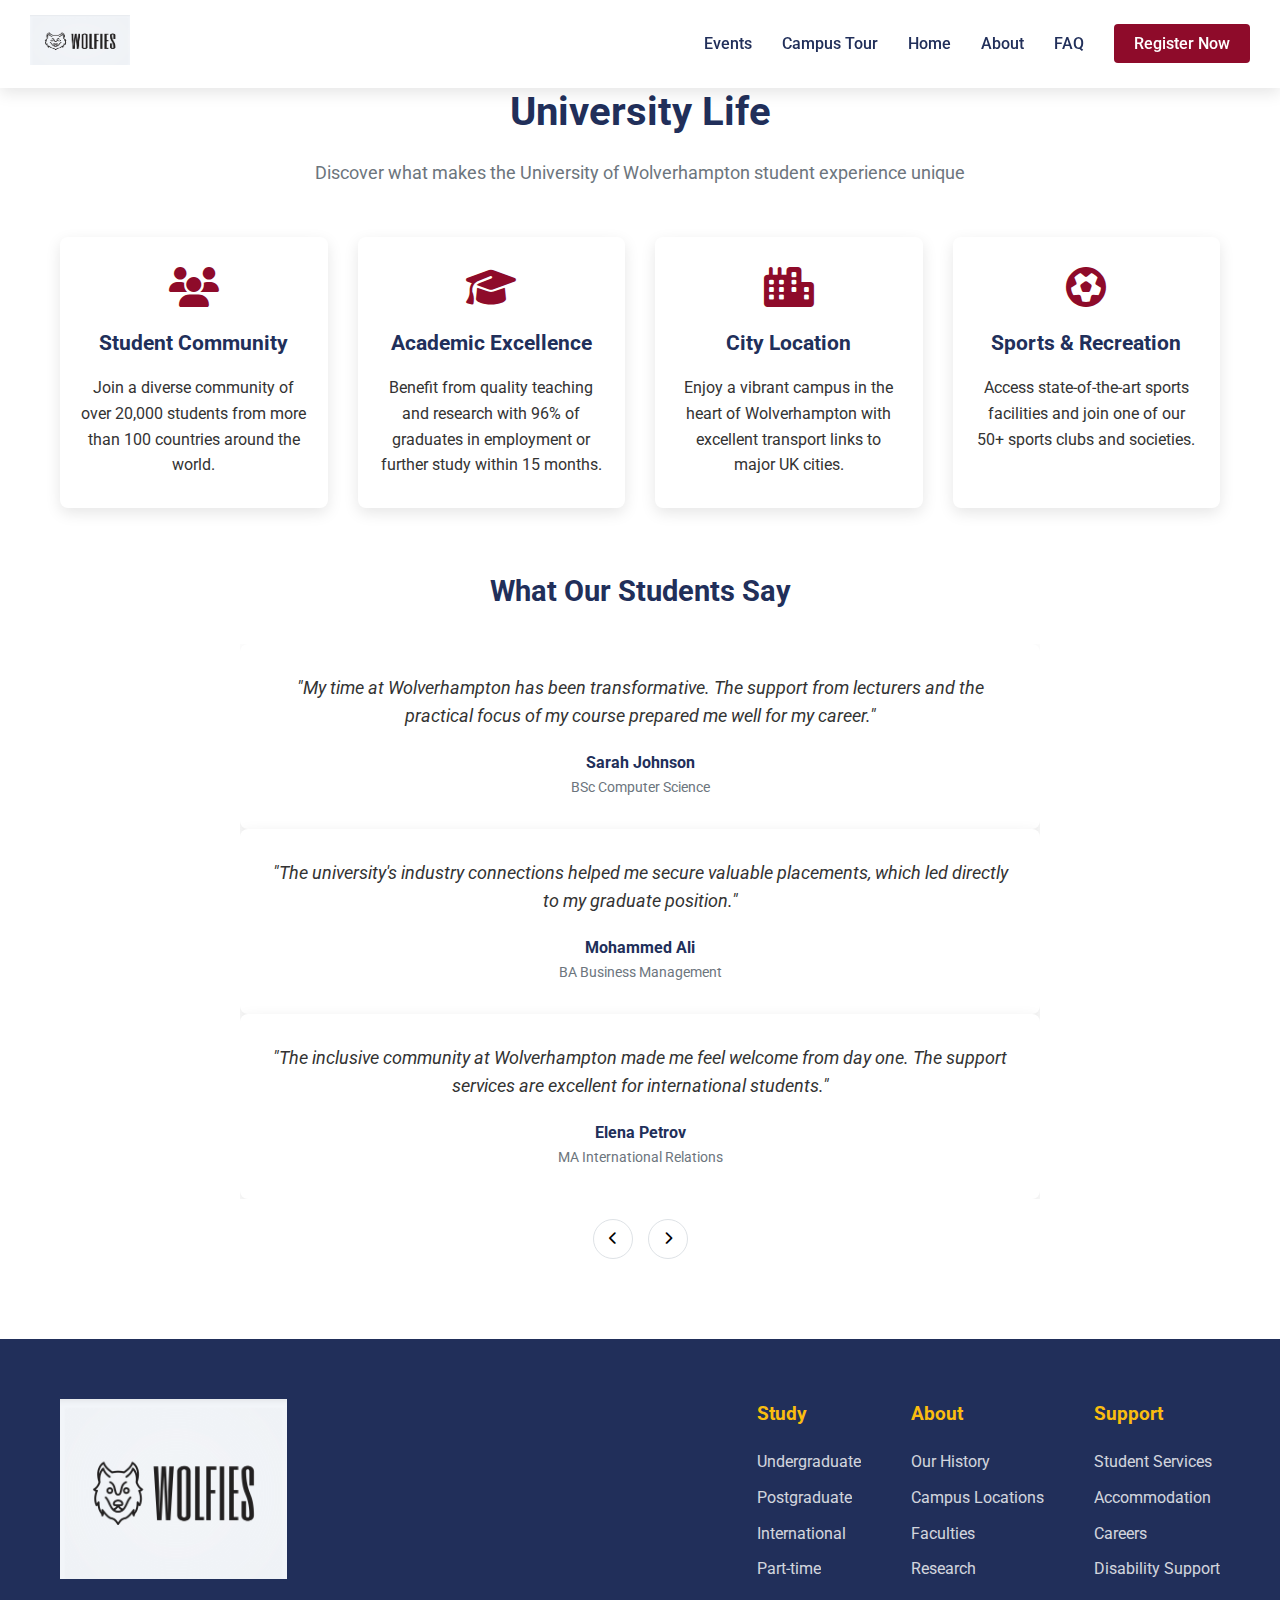
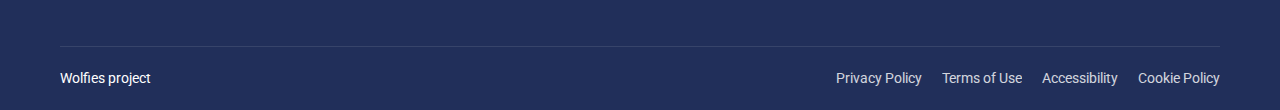
<file: life.html>
<!DOCTYPE html>
<html lang="en">


<head>
    <meta charset="UTF-8">
    <meta name="viewport" content="width=device-width, initial-scale=1.0">
    <title>University of Wolverhampton Open Day</title>
    <!-- External stylesheets and dependencies -->
    <link rel="stylesheet" href="style.css">
    <link rel="stylesheet" href="https://cdnjs.cloudflare.com/ajax/libs/font-awesome/6.4.0/css/all.min.css">
    <link href="https://fonts.googleapis.com/css2?family=Roboto:wght@300;400;500;700&display=swap" rel="stylesheet">
</head>


<body>

  <header>
        <nav>
            <div class="logo">
                <img src="Logo.png" alt="University of Wolverhampton Logo">
            </div>
            <!-- Main navigation menu with anchor links to page sections -->
            <ul class="nav-links">
                <li><a href="events.html">Events</a></li>
                <li><a href="tour.html">Campus Tour</a></li>
                <li><a href="index.html">Home</a></li>
                <li><a href="about.html">About</a></li>
                <li><a href="faq.html">FAQ</a></li>
                <li><a href="register.html" class="register-btn">Register Now</a></li>
            </ul>
            <!-- Mobile hamburger menu -->
            <div class="burger">
                <div class="line1"></div>
                <div class="line2"></div>
                <div class="line3"></div>
            </div>
        </nav>
    </header>


    <section id="life" class="section">
        <div class="container">
            <h2 class="section-title">University Life</h2>
            <p class="section-subtitle">Discover what makes the University of Wolverhampton student experience unique</p>
            
            <!-- Key highlights displayed as cards with icons -->
            <div class="life-highlights">
                <div class="highlight-card">
                    <i class="fas fa-users highlight-icon"></i>
                    <h3>Student Community</h3>
                    <p>Join a diverse community of over 20,000 students from more than 100 countries around the world.</p>
                </div>
                
                <div class="highlight-card">
                    <i class="fas fa-graduation-cap highlight-icon"></i>
                    <h3>Academic Excellence</h3>
                    <p>Benefit from quality teaching and research with 96% of graduates in employment or further study within 15 months.</p>
                </div>
                
                <div class="highlight-card">
                    <i class="fas fa-city highlight-icon"></i>
                    <h3>City Location</h3>
                    <p>Enjoy a vibrant campus in the heart of Wolverhampton with excellent transport links to major UK cities.</p>
                </div>
                
                <div class="highlight-card">
                    <i class="fas fa-futbol highlight-icon"></i>
                    <h3>Sports & Recreation</h3>
                    <p>Access state-of-the-art sports facilities and join one of our 50+ sports clubs and societies.</p>
                </div>
            </div>
            
            <!-- Testimonial slider with navigation controls -->
            <div class="testimonials">
                <h3>What Our Students Say</h3>
                <div class="testimonial-slider">
                    <div class="testimonial">
                        <p>"My time at Wolverhampton has been transformative. The support from lecturers and the practical focus of my course prepared me well for my career."</p>
                        <div class="testimonial-author">
                            <span class="name">Sarah Johnson</span>
                            <span class="course">BSc Computer Science</span>
                        </div>
                    </div>
                    
                    <div class="testimonial">
                        <p>"The university's industry connections helped me secure valuable placements, which led directly to my graduate position."</p>
                        <div class="testimonial-author">
                            <span class="name">Mohammed Ali</span>
                            <span class="course">BA Business Management</span>
                        </div>
                    </div>
                    
                    <div class="testimonial">
                        <p>"The inclusive community at Wolverhampton made me feel welcome from day one. The support services are excellent for international students."</p>
                        <div class="testimonial-author">
                            <span class="name">Elena Petrov</span>
                            <span class="course">MA International Relations</span>
                        </div>
                    </div>
                </div>
                <!-- Navigation buttons for testimonial slider -->
                <div class="testimonial-controls">
                    <button id="prev-testimonial" aria-label="Previous testimonial"><i class="fas fa-chevron-left"></i></button>
                    <button id="next-testimonial" aria-label="Next testimonial"><i class="fas fa-chevron-right"></i></button>
                </div>
            </div>
        </div>
    </section>



  <footer>
        <div class="container">
            <div class="footer-top">
                <div class="footer-logo">
                    <img src="Logo.png" alt="University of Wolverhampton Logo">
                </div>
                <!-- Footer navigation organized in columns -->
                <div class="footer-nav">
                    <div class="footer-nav-col">
                        <h4>Study</h4>
                        <ul>
                            <li><a href="#">Undergraduate</a></li>
                            <li><a href="#">Postgraduate</a></li>
                            <li><a href="#">International</a></li>
                            <li><a href="#">Part-time</a></li>
                        </ul>
                    </div>
                    <div class="footer-nav-col">
                        <h4>About</h4>
                        <ul>
                            <li><a href="#">Our History</a></li>
                            <li><a href="#">Campus Locations</a></li>
                            <li><a href="#">Faculties</a></li>
                            <li><a href="#">Research</a></li>
                        </ul>
                    </div>
                    <div class="footer-nav-col">
                        <h4>Support</h4>
                        <ul>
                            <li><a href="#">Student Services</a></li>
                            <li><a href="#">Accommodation</a></li>
                            <li><a href="#">Careers</a></li>
                            <li><a href="#">Disability Support</a></li>
                        </ul>
                    </div>
                </div>
            </div>
            <!-- Copyright and legal links -->
            <div class="footer-bottom">
                <p>Wolfies project</p>
                <div class="footer-links">
                    <a href="#">Privacy Policy</a>
                    <a href="#">Terms of Use</a>
                    <a href="#">Accessibility</a>
                    <a href="#">Cookie Policy</a>
                </div>
            </div>
        </div>
    </footer>
    <script src="script.js"></script>

</body>
</html>
</file>
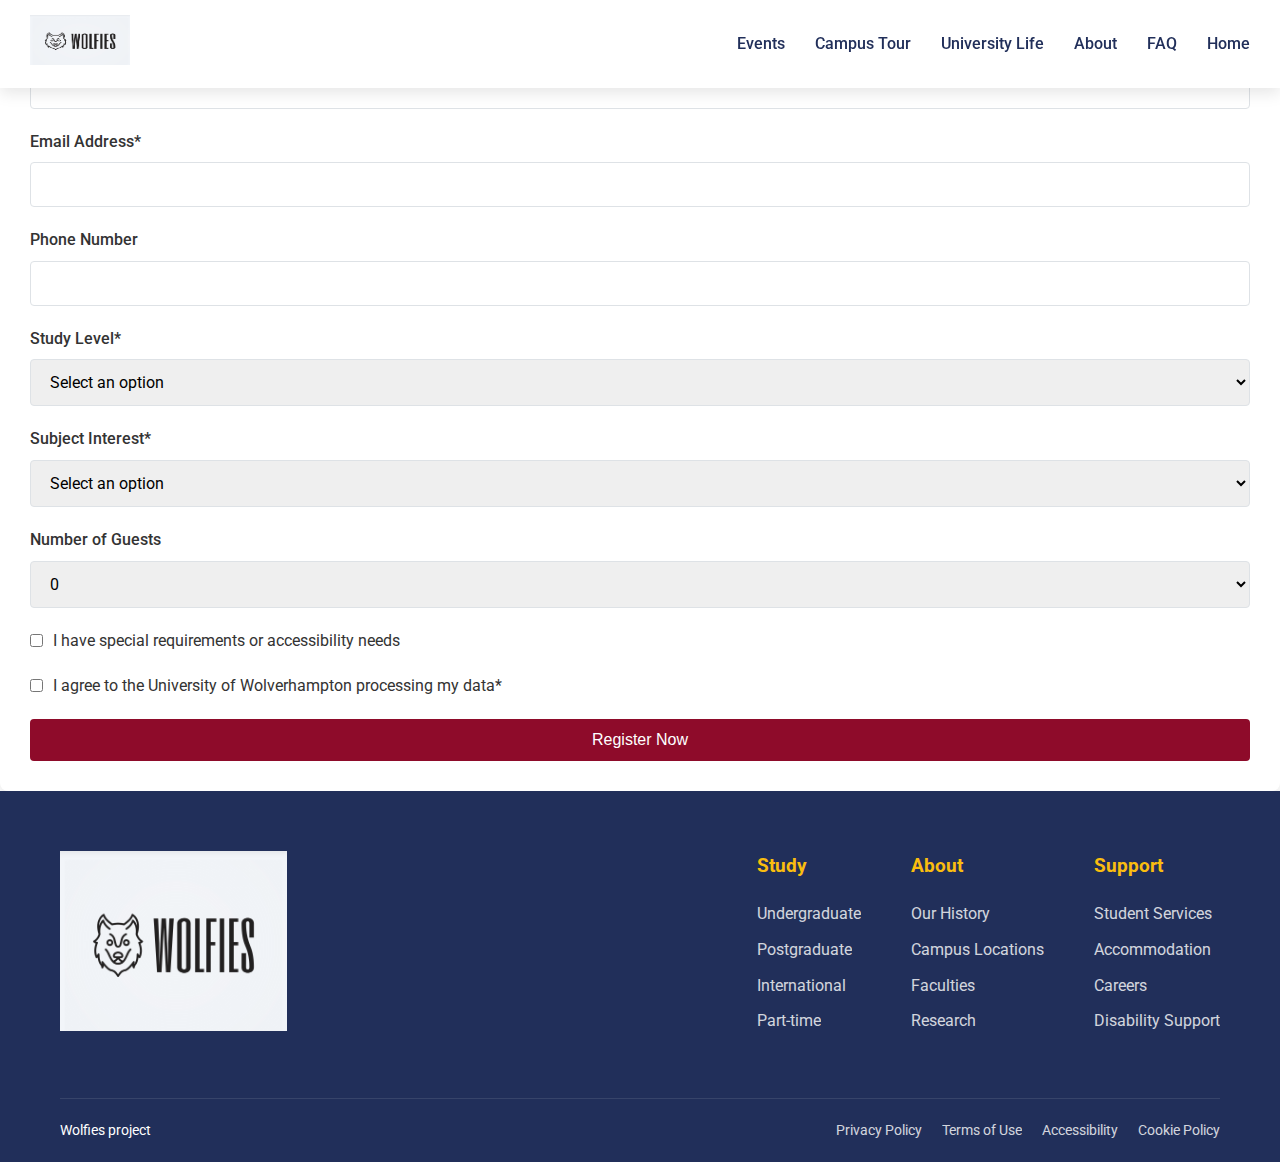
<file: register.html>
<!DOCTYPE html>
<html lang="en">


<head>
    <meta charset="UTF-8">
    <meta name="viewport" content="width=device-width, initial-scale=1.0">
    <title>University of Wolverhampton Open Day</title>
    <!-- External stylesheets and dependencies -->
    <link rel="stylesheet" href="style.css">
    <link rel="stylesheet" href="https://cdnjs.cloudflare.com/ajax/libs/font-awesome/6.4.0/css/all.min.css">
    <link href="https://fonts.googleapis.com/css2?family=Roboto:wght@300;400;500;700&display=swap" rel="stylesheet">
</head>


<body>

    <header>
        <nav>
            <div class="logo">
                <img src="Logo.png" alt="University of Wolverhampton Logo">
            </div>
            <!-- Main navigation menu with anchor links to page sections -->
            <ul class="nav-links">
                <li><a href="events.html">Events</a></li>
                <li><a href="tour.html">Campus Tour</a></li>
                <li><a href="life.html">University Life</a></li>
                <li><a href="about.html">About</a></li>
                <li><a href="faq.html">FAQ</a></li>
                <li><a href="index.html">Home</a></li>
            </ul>
            <!-- Mobile hamburger menu -->
            <div class="burger">
                <div class="line1"></div>
                <div class="line2"></div>
                <div class="line3"></div>
            </div>
        </nav>
    </header>

   <div class="register-form">
                    <form id="openDayForm">
                        <div class="form-group">
                            <label for="fullName">Full Name*</label>
                            <input type="text" id="fullName" name="fullName" required>
                        </div>
                        
                        <div class="form-group">
                            <label for="email">Email Address*</label>
                            <input type="email" id="email" name="email" required>
                        </div>
                        
                        <div class="form-group">
                            <label for="phone">Phone Number</label>
                            <input type="tel" id="phone" name="phone">
                        </div>
                        
                        <div class="form-group">
                            <label for="studyLevel">Study Level*</label>
                            <select id="studyLevel" name="studyLevel" required>
                                <option value="">Select an option</option>
                                <option value="undergraduate">Undergraduate</option>
                                <option value="postgraduate">Postgraduate</option>
                                <option value="research">Research</option>
                                <option value="other">Other</option>
                            </select>
                        </div>
                        
                        <div class="form-group">
                            <label for="subjectInterest">Subject Interest*</label>
                            <select id="subjectInterest" name="subjectInterest" required>
                                <option value="">Select an option</option>
                                <option value="business">Business & Management</option>
                                <option value="computing">Computing & IT</option>
                                <option value="arts">Arts & Humanities</option>
                                <option value="engineering">Engineering</option>
                                <option value="health">Health & Social Care</option>
                                <option value="law">Law</option>
                                <option value="science">Science</option>
                                <option value="social">Social Sciences</option>
                                <option value="sport">Sport</option>
                                <option value="other">Other</option>
                            </select>
                        </div>
                        
                        <div class="form-group">
                            <label for="guests">Number of Guests</label>
                            <select id="guests" name="guests">
                                <option value="0">0</option>
                                <option value="1">1</option>
                                <option value="2">2</option>
                                <option value="3">3</option>
                                <option value="4">4+</option>
                            </select>
                        </div>
                        
                        <!-- Conditional form field - will be shown/hidden with JavaScript -->
                        <div class="form-group checkbox-group">
                            <input type="checkbox" id="specialRequirements" name="specialRequirements">
                            <label for="specialRequirements">I have special requirements or accessibility needs</label>
                        </div>
                        
                        <div class="form-group special-requirements-details hidden">
                            <label for="specialRequirementsDetails">Please provide details</label>
                            <textarea id="specialRequirementsDetails" name="specialRequirementsDetails"></textarea>
                        </div>
                        
                        <div class="form-group checkbox-group">
                            <input type="checkbox" id="termsAgree" name="termsAgree" required>
                            <label for="termsAgree">I agree to the University of Wolverhampton processing my data*</label>
                        </div>
                        
                        <div class="form-submit">
                            <button type="submit" class="submit-button">Register Now</button>
                        </div>
                    </form>
                </div>
            </div>
        </div>
    </section>



  <footer>
        <div class="container">
            <div class="footer-top">
                <div class="footer-logo">
                    <img src="Logo.png" alt="University of Wolverhampton Logo">
                </div>
                <!-- Footer navigation organized in columns -->
                <div class="footer-nav">
                    <div class="footer-nav-col">
                        <h4>Study</h4>
                        <ul>
                            <li><a href="#">Undergraduate</a></li>
                            <li><a href="#">Postgraduate</a></li>
                            <li><a href="#">International</a></li>
                            <li><a href="#">Part-time</a></li>
                        </ul>
                    </div>
                    <div class="footer-nav-col">
                        <h4>About</h4>
                        <ul>
                            <li><a href="#">Our History</a></li>
                            <li><a href="#">Campus Locations</a></li>
                            <li><a href="#">Faculties</a></li>
                            <li><a href="#">Research</a></li>
                        </ul>
                    </div>
                    <div class="footer-nav-col">
                        <h4>Support</h4>
                        <ul>
                            <li><a href="#">Student Services</a></li>
                            <li><a href="#">Accommodation</a></li>
                            <li><a href="#">Careers</a></li>
                            <li><a href="#">Disability Support</a></li>
                        </ul>
                    </div>
                </div>
            </div>
            <!-- Copyright and legal links -->
            <div class="footer-bottom">
                <p>Wolfies project</p>
                <div class="footer-links">
                    <a href="#">Privacy Policy</a>
                    <a href="#">Terms of Use</a>
                    <a href="#">Accessibility</a>
                    <a href="#">Cookie Policy</a>
                </div>
            </div>
        </div>
    </footer>
    <script src="script.js"></script>

</body>
</html>
</file>
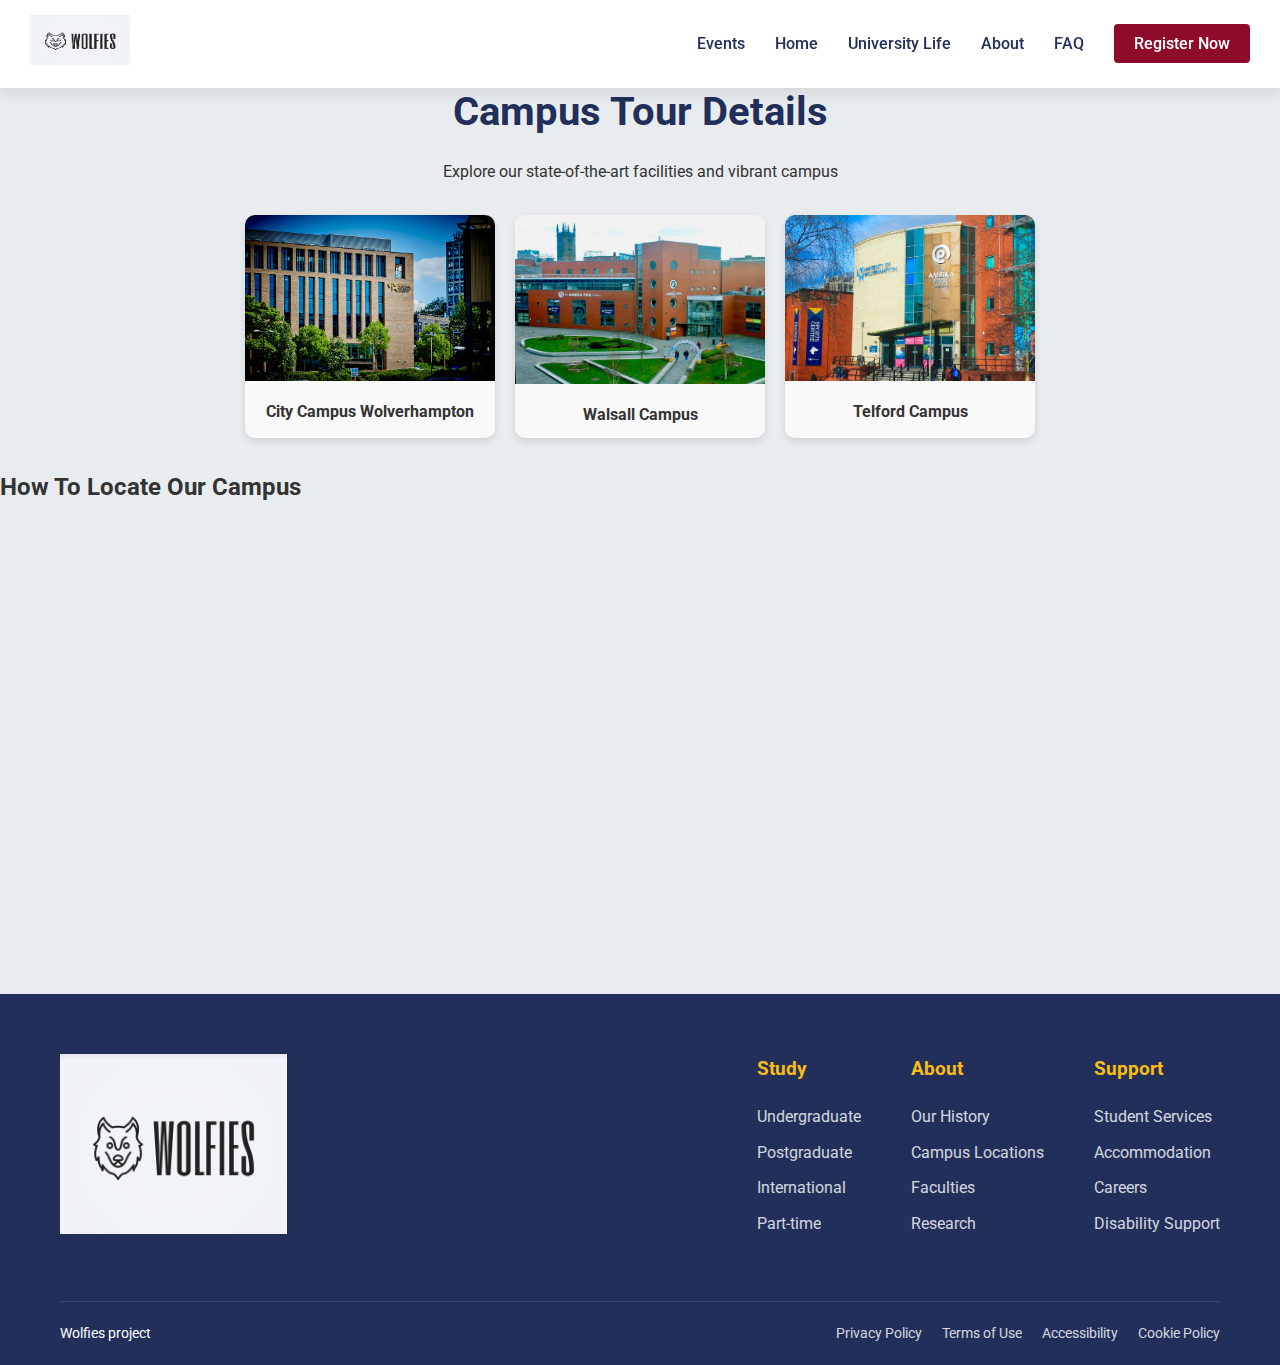
<file: tour.html>
<!DOCTYPE html>
<html lang="en">
<head>
    <meta charset="UTF-8">
    <meta name="viewport" content="width=device-width, initial-scale=1.0">
    <title>University of Wolverhampton Open Day</title>
    <link rel="stylesheet" href="style.css">
    <link rel="stylesheet" href="https://cdnjs.cloudflare.com/ajax/libs/font-awesome/6.4.0/css/all.min.css">
    <link href="https://fonts.googleapis.com/css2?family=Roboto:wght@300;400;500;700&display=swap" rel="stylesheet">
    <style>

    </style>
</head>
<body>
     <!-- this is the header section -->
    <header>
        <nav>
            <div class="logo">
                <img src="Logo.png" alt="University of Wolverhampton Logo">
            </div>
            <ul class="nav-links">
                <li><a href="events.html">Events</a></li>
                <li><a href="index.html">Home</a></li>
                <li><a href="life.html">University Life</a></li>
                <li><a href="about.html">About</a></li>
                <li><a href="faq.html">FAQ</a></li>
                <li><a href="register.html" class="register-btn">Register Now</a></li>
            </ul>
            <div class="burger">
                <div class="line1"></div>
                <div class="line2"></div>
                <div class="line3"></div>
            </div>
        </nav>
    </header>
    <!-- this is the section where i merged my website with Ebuka's version. the code below is the functionality. -->
    <section id="tour" class="section background-alt">
        <div class="container">
            <h2 class="section-title">Campus Tour Details</h2>
            <p>Explore our state-of-the-art facilities and vibrant campus</p>


            <div class="gallery">
                <div class="book-card">
                    <img src="uni.jpg" alt="City Campus Wolverhampton">
                    <div class="book-card-title">City Campus Wolverhampton</div>
                </div>
                <div class="book-card">
                    <img src="ambika.jpg" alt="Walsall Campus">
                    <div class="book-card-title">Walsall Campus</div>
                </div>
                <div class="book-card">
                    <img src="front.jpg" alt="Telford Campus">
                    <div class="book-card-title">Telford Campus</div>
                </div>
            </div>
        </div>
        
        <div class="campus-map">
            <h2>How To Locate Our Campus</h2>
            <iframe src="https://www.google.com/maps/embed?pb=!1m18!1m12!1m3!1d2423.9801138425496!2d-2.130058025016915!3d52.588052772079!2m3!1f0!2f0!3f0!3m2!1i1024!2i768!4f13.1!3m3!1m2!1s0x487083cb0f37dc97%3A0x9cb8e3cc0509a0d0!2sUniversity%20of%20Wolverhampton!5e0!3m2!1sen!2suk!4v1740067245124!5m2!1sen!2suk" allowfullscreen loading="lazy"></iframe>
        </div>
    </section>
    <!-- this is the footer section -->
    <footer>
        <div class="container">
            <div class="footer-top">
                <div class="footer-logo">
                    <img src="Logo.png" alt="University of Wolverhampton Logo">
                </div>
                <div class="footer-nav">
                    <div class="footer-nav-col">
                        <h4>Study</h4>
                        <ul>
                            <li><a href="#">Undergraduate</a></li>
                            <li><a href="#">Postgraduate</a></li>
                            <li><a href="#">International</a></li>
                            <li><a href="#">Part-time</a></li>
                        </ul>
                    </div>
                    <div class="footer-nav-col">
                        <h4>About</h4>
                        <ul>
                            <li><a href="#">Our History</a></li>
                            <li><a href="#">Campus Locations</a></li>
                            <li><a href="#">Faculties</a></li>
                            <li><a href="#">Research</a></li>
                        </ul>
                    </div>
                    <div class="footer-nav-col">
                        <h4>Support</h4>
                        <ul>
                            <li><a href="#">Student Services</a></li>
                            <li><a href="#">Accommodation</a></li>
                            <li><a href="#">Careers</a></li>
                            <li><a href="#">Disability Support</a></li>
                        </ul>
                    </div>
                </div>
            </div>
            <div class="footer-bottom">
                <p>Wolfies project</p>
                <div class="footer-links">
                    <a href="#">Privacy Policy</a>
                    <a href="#">Terms of Use</a>
                    <a href="#">Accessibility</a>
                    <a href="#">Cookie Policy</a>
                </div>
            </div>
        </div>
    </footer>

    <script src="script.js"></script>
    
</body>
</html>
</file>
<file: style.css>
/* 
 * Global CSS Variables
 * Using CSS custom properties for consistent theming across the site
 * This makes it easy to update colors and styling in one place
 */
 :root {
    --primary-color: #8e0b2a;    /* Main brand color - dark red */
    --secondary-color: #212f5a;  /* Secondary brand color - navy blue */
    --accent-color: #fabd0f;     /* Accent color for highlights - yellow/gold */
    --text-color: #333333;       /* Standard text color */
    --light-color: #f8f9fa;      /* Light background */
    --dark-color: #343a40;       /* Dark background/text */
    --gray-color: #6c757d;       /* Gray for secondary text */
    --light-gray: #e9ecef;       /* Light gray for alternate backgrounds */
    --border-color: #dee2e6;     /* Standard border color */
    --success-color: #28a745;    /* Green for success messages */
    --info-color: #17a2b8;       /* Blue for info messages */
    --warning-color: #ffc107;    /* Yellow for warnings */
    --danger-color: #dc3545;     /* Red for errors/danger */
    --font-family: 'Roboto', sans-serif;
    --box-shadow: 0 5px 15px rgba(0, 0, 0, 0.1);
    --transition: all 0.3s ease; /* Standard transition for hover effects */
}

/* CSS Reset and Base Styles */
* {
    margin: 0;
    padding: 0;
    box-sizing: border-box;
}

html {
    scroll-behavior: smooth; /* Enables smooth scrolling when clicking on anchor links */
}

body {
    font-family: var(--font-family);
    line-height: 1.6;
    color: var(--text-color);
    overflow-x: hidden;
}

/* Layout Container */
.container {
    max-width: 1200px;
    margin: 0 auto;
    padding: 0 20px;
}

/* Common element styling */
a {
    text-decoration: none;
    color: var(--secondary-color);
    transition: var(--transition);
}

a:hover {
    color: var(--primary-color);
}

ul {
    list-style: none;
}

img {
    max-width: 100%;
    height: auto;
}

/* Section styling - used for all main content blocks */
.section {
    padding: 80px 0;
}

.section-title {
    text-align: center;
    font-size: 2.5rem;
    margin-bottom: 15px;
    color: var(--secondary-color);
}

.section-subtitle {
    text-align: center;
    font-size: 1.1rem;
    margin-bottom: 50px;
    color: var(--gray-color);
    max-width: 800px;
    margin-left: auto;
    margin-right: auto;
}

.background-alt {
    background-color: var(--light-gray); /* Alternate background for visual separation */
}

/* 
 * Navigation Styling 
 * Fixed position header that stays at top of viewport when scrolling
 */
header {
    position: fixed;
    top: 0;
    left: 0;
    width: 100%;
    background-color: white;
    z-index: 1000; /* Ensures header stays above other content */
    box-shadow: var(--box-shadow);
}

nav {
    display: flex;
    justify-content: space-between;
    align-items: center;
    padding: 15px 30px;
    max-width: 1400px;
    margin: 0 auto;
}

.logo img {
    height: 50px;
    width: 100px;
}

.nav-links {
    display: flex;
    align-items: center;
}

.nav-links li {
    margin-left: 30px;
}

.nav-links a {
    font-weight: 500;
}

/* Call-to-action button in navigation */
.register-btn {
    background-color: var(--primary-color);
    color: white !important; /* !important used to override any conflicting styles */
    padding: 10px 20px;
    border-radius: 4px;
    font-weight: 500;
}

.register-btn:hover {
    background-color: #740922;
}

/* Mobile menu burger icon (hidden by default) */
.burger {
    display: none;
    cursor: pointer;
}

.burger div {
    width: 25px;
    height: 3px;
    background-color: var(--secondary-color);
    margin: 5px;
    transition: var(--transition);
}

/* 
 * Hero Section - Main banner at the top of the page
 * Full viewport height with background image and overlay
 */
#hero {
    height: 100vh;
    background: linear-gradient(rgba(0, 0, 0, 0.6), rgba(0, 0, 0, 0.6)), url('hero.jpg') no-repeat center center/cover;
    display: flex;
    align-items: center;
    text-align: center;
    color: white;
    padding-top: 80px;
}

.hero-content {
    max-width: 900px;
    margin: 0 auto;
    padding: 0 20px;
}

.hero-content h1 {
    font-size: 3.5rem;
    margin-bottom: 15px;
}

.hero-content h2 {
    font-size: 2rem;
    margin-bottom: 20px;
    color: var(--accent-color);
}

.hero-content p {
    font-size: 1.2rem;
    margin-bottom: 40px;
    max-width: 700px;
    margin-left: auto;
    margin-right: auto;
}

/* Main call-to-action button styling */
.cta-button {
    display: inline-block;
    background-color: var(--primary-color);
    color: white;
    padding: 15px 30px;
    border-radius: 5px;
    font-size: 1.1rem;
    font-weight: 500;
    transition: var(--transition);
    margin-bottom: 40px;
}

.cta-button:hover {
    background-color: #740922;
    color: white;
    transform: translateY(-3px); /* Button lifts slightly on hover */
    box-shadow: 0 10px 20px rgba(0, 0, 0, 0.2);
}

/* Countdown Timer Styling */
.countdown {
    display: flex;
    justify-content: center;
    gap: 20px;
    margin-top: 20px;
}

.countdown-item {
    display: flex;
    flex-direction: column;
    align-items: center;
    min-width: 80px;
}

.countdown-item span:first-child {
    font-size: 2.5rem;
    font-weight: 700;
}

.countdown-item span:last-child {
    font-size: 0.9rem;
    text-transform: uppercase;
    font-weight: 500;
}

/* 
 * Events Section - Grid layout for event cards
 * Uses CSS Grid with auto-fit to create responsive columns
 */
.events-grid {
    display: grid;
    grid-template-columns: repeat(auto-fit, minmax(300px, 1fr));
    gap: 30px;
    margin-top: 50px;
}

.event-card {
    background-color: white;
    border-radius: 8px;
    padding: 25px;
    box-shadow: var(--box-shadow);
    transition: var(--transition);
}

.event-card:hover {
    transform: translateY(-5px); /* Card lifts on hover for interactive feel */
    box-shadow: 0 15px 30px rgba(0, 0, 0, 0.15);
}

.event-time {
    display: inline-block;
    background-color: var(--accent-color);
    color: var(--secondary-color);
    padding: 5px 12px;
    border-radius: 20px;
    font-weight: 500;
    font-size: 0.9rem;
    margin-bottom: 15px;
}

.event-card h3 {
    font-size: 1.3rem;
    margin-bottom: 10px;
    color: var(--secondary-color);
}

.event-location {
    margin-top: 15px;
    color: var(--gray-color);
    font-size: 0.9rem;
}

.event-location i {
    margin-right: 5px;
    color: var(--primary-color);
}

/* 
 * Campus Tour Section - Two-column layout
 * Uses CSS Grid with fixed column proportions
 */
.tour-grid {
    display: grid;
    grid-template-columns: 1fr 1fr;
    gap: 50px;
    align-items: center;
    margin-bottom: 50px;
}

.tour-info h3 {
    font-size: 1.8rem;
    margin-bottom: 20px;
    color: var(--secondary-color);
}

.tour-info ul {
    margin: 20px 0;
}

.tour-info li {
    margin-bottom: 12px;
    display: flex;
    align-items: center;
}

.tour-info i {
    color: var(--primary-color);
    margin-right: 10px;
}

.tour-image img {
    border-radius: 8px;
    box-shadow: var(--box-shadow);
}

/* Alternative CTA button style */
.cta-button-alt {
    display: inline-block;
    background-color: var(--secondary-color);
    color: white;
    padding: 12px 25px;
    border-radius: 5px;
    font-weight: 500;
    transition: var(--transition);
    margin-top: 15px;
}

.cta-button-alt:hover {
    background-color: #1a2648;
    color: white;
}

.virtual-tour {
    text-align: center;
    background-color: white;
    padding: 30px;
    border-radius: 8px;
    box-shadow: var(--box-shadow);
}

.virtual-tour h3 {
    font-size: 1.5rem;
    margin-bottom: 15px;
    color: var(--secondary-color);
}

/* 
 * University Life Section - Highlights and testimonials
 * Card grid for features and slider for testimonials
 */
.life-highlights {
    display: grid;
    grid-template-columns: repeat(auto-fit, minmax(250px, 1fr));
    gap: 30px;
    margin-bottom: 60px;
}

.highlight-card {
    text-align: center;
    padding: 30px 20px;
    border-radius: 8px;
    background-color: white;
    box-shadow: var(--box-shadow);
    transition: var(--transition);
}

.highlight-card:hover {
    transform: translateY(-5px);
}

.highlight-icon {
    font-size: 2.5rem;
    color: var(--primary-color);
    margin-bottom: 20px;
}

.highlight-card h3 {
    font-size: 1.3rem;
    margin-bottom: 15px;
    color: var(--secondary-color);
}

/* Testimonial slider styling */
.testimonials {
    margin-top: 50px;
}

.testimonials h3 {
    text-align: center;
    font-size: 1.8rem;
    margin-bottom: 30px;
    color: var(--secondary-color);
}

.testimonial-slider {
    position: relative;
    overflow: hidden;
    max-width: 800px;
    margin: 0 auto;
}

.testimonial {
    background-color: white;
    padding: 30px;
    border-radius: 8px;
    box-shadow: var(--box-shadow);
    text-align: center;
}

.testimonial p {
    font-style: italic;
    margin-bottom: 20px;
    font-size: 1.1rem;
}

.testimonial-author {
    display: flex;
    flex-direction: column;
}

.testimonial-author .name {
    font-weight: 700;
    color: var(--secondary-color);
}

.testimonial-author .course {
    color: var(--gray-color);
    font-size: 0.9rem;
}

/* Testimonial navigation controls */
.testimonial-controls {
    display: flex;
    justify-content: center;
    gap: 15px;
    margin-top: 20px;
}

.testimonial-controls button {
    background-color: transparent;
    border: 1px solid var(--border-color);
    border-radius: 50%;
    width: 40px;
    height: 40px;
    display: flex;
    align-items: center;
    justify-content: center;
    cursor: pointer;
    transition: var(--transition);
}

.testimonial-controls button:hover {
    background-color: var(--primary-color);
    border-color: var(--primary-color);
    color: white;
}

/* 
 * About Section - Two-column layout with text and image
 */
.about-content {
    display: grid;
    grid-template-columns: 3fr 2fr; /* 60% text, 40% image */
    gap: 50px;
    align-items: center;
}

.about-text h3 {
    font-size: 1.5rem;
    margin: 25px 0 15px;
    color: var(--secondary-color);
}

.about-facts {
    margin: 20px 0;
}

.about-facts li {
    margin-bottom: 10px;
    display: flex;
    align-items: center;
}

.about-facts i {
    color: var(--primary-color);
    margin-right: 10px;
}

.about-image img {
    border-radius: 8px;
    box-shadow: var(--box-shadow);
}

/* 
 * FAQ Section - Accordion style Q&A
 * Uses max-height transition for smooth open/close animation
 */
.accordion {
    max-width: 900px;
    margin: 0 auto;
}

.accordion-item {
    background-color: white;
    border-radius: 8px;
    box-shadow: var(--box-shadow);
    margin-bottom: 15px;
    overflow: hidden;
}

.accordion-header {
    display: flex;
    justify-content: space-between;
    align-items: center;
    padding: 20px 25px;
    cursor: pointer;
    transition: var(--transition);
}

.accordion-header:hover {
    background-color: var(--light-gray);
}

.accordion-header h3 {
    font-size: 1.2rem;
    color: var(--secondary-color);
}

.accordion-icon {
    color: var(--primary-color);
}

/* Hidden accordion content with transition for animation */
.accordion-content {
    padding: 0 25px;
    max-height: 0;
    overflow: hidden;
    transition: max-height 0.3s ease;
}

.accordion-content p {
    padding-bottom: 20px;
}

/* Active state for open accordion items */
.accordion-item.active .accordion-content {
    max-height: 200px;
}

.accordion-item.active .accordion-icon .fa-plus:before {
    content: "\f068";  /* Changes plus to minus icon when open */
}

/* 
 * Registration Section - Form with supporting text
 * Two-column layout with 1:2 ratio
 */
.register-content {
    display: grid;
    grid-template-columns: 1fr 2fr; /* 33% text, 66% form */
    gap: 50px;
    align-items: start;
}

.register-text h3 {
    font-size: 1.5rem;
    margin-bottom: 20px;
    color: var(--secondary-color);
}

.register-text ul {
    margin-top: 15px;
}

.register-text li {
    margin-bottom: 12px;
    display: flex;
    align-items: center;
}

.register-text i {
    color: var(--primary-color);
    margin-right: 10px;
}

/* Form styling */
.register-form {
    background-color: white;
    padding: 30px;
    border-radius: 8px;
    box-shadow: var(--box-shadow);
}

.form-group {
    margin-bottom: 20px;
}

.form-group label {
    display: block;
    margin-bottom: 8px;
    font-weight: 500;
}

.form-group input,
.form-group select,
.form-group textarea {
    width: 100%;
    padding: 12px 15px;
    border: 1px solid var(--border-color);
    border-radius: 4px;
    font-family: var(--font-family);
    font-size: 1rem;
}

.form-group textarea {
    height: 100px;
    resize: vertical;
}

/* Checkbox styling */
.checkbox-group {
    display: flex;
    align-items: center;
}

.checkbox-group input {
    width: auto;
    margin-right: 10px;
}

.checkbox-group label {
    margin-bottom: 0;
    font-weight: 400;
}

.hidden {
    display: none; /* Used for conditional form fields */
}

/* Form submit button */
.submit-button {
    background-color: var(--primary-color);
    color: white;
    border: none;
    border-radius: 4px;
    padding: 12px 25px;
    font-size: 1rem;
    font-weight: 500;
    cursor: pointer;
    transition: var(--transition);
    width: 100%;
}

.submit-button:hover {
    background-color: #740922;
}

/* 
 * Contact Section - Contact info and map
 * Two-column layout with equal widths
 */
.contact-grid {
    display: grid;
    grid-template-columns: 1fr 1fr;
    gap: 50px;
}

.contact-method {
    display: flex;
    align-items: flex-start;
    margin-bottom: 30px;
}

.contact-icon {
    font-size: 1.5rem;
    color: var(--primary-color);
    margin-right: 15px;
    margin-top: 5px;
}

.contact-details h3 {
    font-size: 1.3rem;
    margin-bottom: 5px;
    color: var(--secondary-color);
}

/* Social media links */
.social-media h3 {
    font-size: 1.3rem;
    margin-bottom: 15px;
    color: var(--secondary-color);
}

.social-icons {
    display: flex;
    gap: 15px;
}

.social-icons a {
    display: flex;
    align-items: center;
    justify-content: center;
    width: 40px;
    height: 40px;
    background-color: var(--light-gray);
    border-radius: 50%;
    transition: var(--transition);
}

.social-icons a:hover {
    background-color: var(--primary-color);
    color: white;
}

/* Map container with positioning for directions button */
.contact-map {
    position: relative;
}

.contact-map img {
    border-radius: 8px;
    box-shadow: var(--box-shadow);
}

.directions-button {
    display: inline-block;
    background-color: var(--secondary-color);
    color: white;
    padding: 10px 20px;
    border-radius: 4px;
    font-weight: 500;
    position: absolute;
    bottom: 20px;
    right: 20px;
    transition: var(--transition);
}

.directions-button:hover {
    background-color: #1a2648;
    color: white;
}

/* 
 * Footer - Multi-column layout with navigation and copyright
 */
footer {
    background-color: var(--secondary-color);
    color: white;
    padding: 60px 0 20px;
}

.footer-top {
    display: flex;
    justify-content: space-between;
    margin-bottom: 40px;
}

.footer-logo img {
    max-height: 180px;
    margin-bottom: 20px;
}

/* Footer navigation columns */
.footer-nav {
    display: flex;
    gap: 50px;
}

.footer-nav-col h4 {
    font-size: 1.2rem;
    margin-bottom: 20px;
    color: var(--accent-color);
}

.footer-nav-col ul li {
    margin-bottom: 10px;
}

.footer-nav-col a {
    color: white;
    opacity: 0.8;
    transition: var(--transition);
}

.footer-nav-col a:hover {
    opacity: 1;
    color: white;
}

/* Footer copyright and links */
.footer-bottom {
    display: flex;
    justify-content: space-between;
    align-items: center;
    padding-top: 20px;
    border-top: 1px solid rgba(255, 255, 255, 0.1);
    font-size: 0.9rem;
}

.footer-links {
    display: flex;
    gap: 20px;
}

.footer-links a {
    color: white;
    opacity: 0.8;
}

.footer-links a:hover {
    opacity: 1;
}

/* 
 * Modal - Popup dialog for confirmations and alerts
 * Uses fixed positioning and animation
 */
.modal {
    display: none;
    position: fixed;
    top: 0;
    left: 0;
    width: 100%;
    height: 100%;
    background-color: rgba(0, 0, 0, 0.7); /* Semi-transparent overlay */
    z-index: 1001;
    align-items: center;
    justify-content: center;
}

.modal-content {
    background-color: white;
    padding: 40px;
    border-radius: 8px;
    max-width: 500px;
    width: 90%;
    text-align: center;
    position: relative;
    animation: modalOpen 0.4s ease;
}

/* Animation for modal opening */
@keyframes modalOpen {
    from {
        opacity: 0;
        transform: translateY(-50px);
    }
    to {
        opacity: 1;
        transform: translateY(0);
    }
}

.close-modal {
    position: absolute;
    top: 15px;
    right: 15px;
    font-size: 1.5rem;
    cursor: pointer;
    color: var(--gray-color);
    transition: var(--transition);
}

.close-modal:hover {
    color: var(--dark-color);
}

.success-icon {
    font-size: 4rem;
    color: var(--success-color);
    margin-bottom: 20px;
}

.modal-content h2 {
    font-size: 1.8rem;
    margin-bottom: 15px;
    color: var(--secondary-color);
}

.modal-actions {
    margin-top: 30px;
}

.modal-button {
    background-color: var(--primary-color);
    color: white;
    border: none;
    border-radius: 4px;
    padding: 12px 25px;
    font-size: 1rem;
    font-weight: 500;
    cursor: pointer;
    transition: var(--transition);
}

.modal-button:hover {
    background-color: #740922;
}

/* 
 * Responsive Styles - Media queries for different screen sizes
 * Adjusts layouts for tablets and mobile devices
 */
@media screen and (max-width: 1024px) {
    .hero-content h1 {
        font-size: 3rem;
    }
    
    .hero-content h2 {
        font-size: 1.8rem;
    }
    
    .section-title {
        font-size: 2.2rem;
    }
    
    /* Switch to single column layouts on tablets */
    .about-content, .register-content {
        grid-template-columns: 1fr;
        gap: 30px;
    }
    
    /* Move images to top on single column layouts */
    .about-image, .register-text {
        order: -1;
    }
}

@media screen and (max-width: 768px) {
    body {
        padding-top: 70px;
    }
    
    /* Mobile navigation menu - slides in from right */
    .nav-links {
        position: absolute;
        top: 70px;
        right: 0;
        height: calc(100vh - 70px);
        background-color: white;
        display: flex;
        flex-direction: column;
        align-items: center;
        justify-content: flex-start;
        width: 50%;
        transform: translateX(100%); /* Hide off-screen by default */
        transition: transform 0.5s ease-in;
        box-shadow: -5px 0 10px rgba(0, 0, 0, 0.1);
        z-index: 999;
        padding-top: 30px;
    }
    
    .nav-links li {
        margin: 15px 0;
    }
    
    /* Class added via JS to show mobile menu */
    .nav-active {
        transform: translateX(0%);
    }
    
    /* Show hamburger menu on mobile */
    .burger {
        display: block;
    }
    
    /* Reduce font sizes on mobile */
    .hero-content h1 {
        font-size: 2.5rem;
    }
    
    .hero-content h2 {
        font-size: 1.5rem;
    }
    
    .hero-content p {
        font-size: 1rem;
    }
    
    .section {
        padding: 60px 0;
    }
    
    .section-title {
        font-size: 2rem;
    }
    
    /* Switch to single column for all grid layouts */
    .tour-grid, .contact-grid {
        grid-template-columns: 1fr;
        gap: 30px;
    }
    
    /* Stack footer elements vertically on mobile */
    .footer-top {
        flex-direction: column;
    }
    
    .footer-nav {
        flex-direction: column;
        gap: 30px;
        margin-top: 30px;
    }
    
    .footer-bottom {
        flex-direction: column;
        gap: 15px;
        text-align: center;
    }
    
    .footer-links {
        justify-content: center;
        flex-wrap: wrap;
    }
}

/* Small mobile devices */
@media screen and (max-width: 480px) {
    .hero-content h1 {
        font-size: 2rem;
    }
    
    /* Adjust countdown timer for small screens */
    .countdown {
        flex-wrap: wrap;
        justify-content: space-around;
    }
    
    .countdown-item {
        min-width: 70px;
        margin-bottom: 15px;
    }
    
    .countdown-item span:first-child {
        font-size: 2rem;
    }
    
    /* Full width cards on small screens */
    .events-grid {
        grid-template-columns: 1fr;
    }
    
    /* Wider mobile menu on small screens */
    .nav-links {
        width: 70%;
    }
    
    /* Smaller buttons on mobile */
    .cta-button {
        padding: 12px 25px;
        font-size: 1rem;
    }
    
    /* Smaller modal padding on mobile */
    .modal-content {
        padding: 25px;
    }
}

/* Burger menu animation for open state */
.toggle .line1 {
    transform: rotate(-45deg) translate(-5px, 6px);
}

.toggle .line2 {
    opacity: 0;
}

.toggle .line3 {
    transform: rotate(45deg) translate(-5px, -6px);
}

        .gallery {
            display: flex;
            justify-content: center;
            gap: 20px;
            flex-wrap: wrap;
        }
        .book-card {
            background: #f9f9f9;
            border-radius: 10px;
            overflow: hidden;
            text-align: center;
            width: 250px;
            box-shadow: 0 4px 8px rgba(0, 0, 0, 0.1);
	    margin-top: 30px;
        }
        .book-card img {
            width: 100%;
            height: auto;
        }
        .book-card-title {
            padding: 10px;
            font-weight: bold;
        }
        .campus-map {
            width: 100%;
            margin-top: 30px;
        }
        .campus-map iframe {
            width: 100%;
            height: 400px;
            border: 0;
        }
        
        .container p {
text-align:center;
}
</file>
